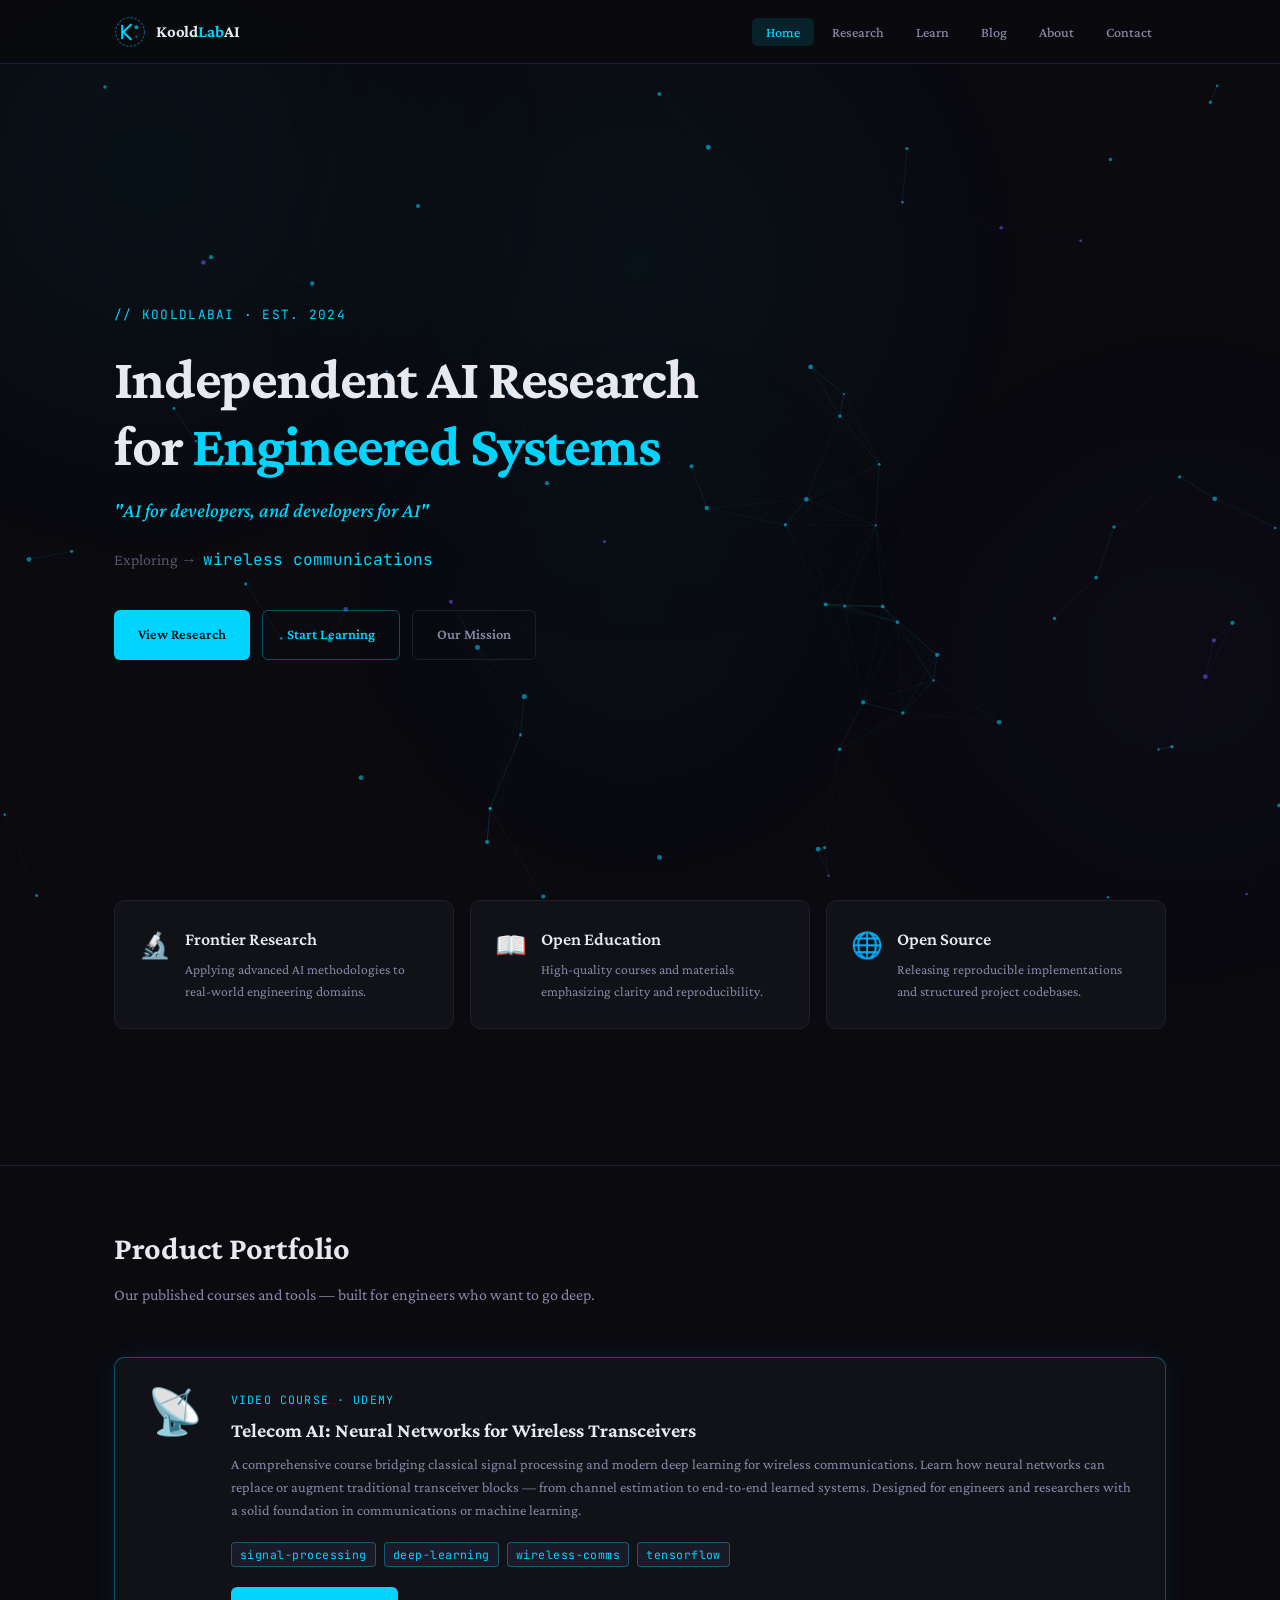
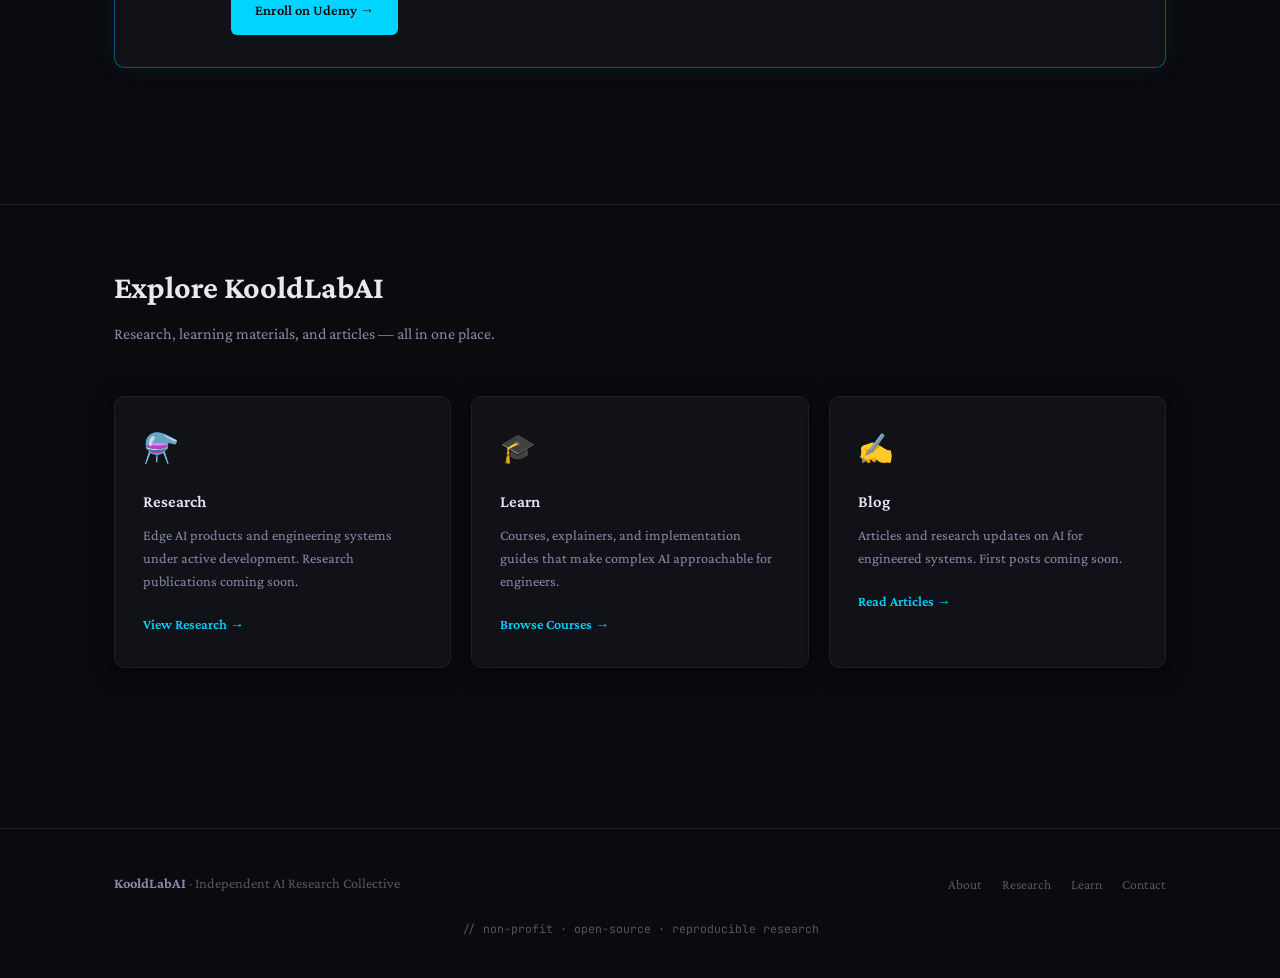
<file: index.html>
<!DOCTYPE html>
<html lang="en">
<head>
  <meta charset="UTF-8" />
  <meta name="viewport" content="width=device-width, initial-scale=1.0" />
  <title>KooldLabAI — AI for developers, and developers for AI</title>
  <meta name="description" content="KooldLabAI is an independent, non-profit AI research collective translating frontier AI research into reproducible engineering systems and educational artifacts." />
  <link rel="stylesheet" href="style.css" />
  <link rel="icon" href="assets/logo.svg" type="image/svg+xml" />
</head>
<body>

  <!-- Navigation -->
  <nav class="nav" role="navigation" aria-label="Main navigation">
    <div class="nav-inner">
      <a href="index.html" class="nav-logo" aria-label="KooldLabAI home">
        <img src="assets/logo.svg" alt="KooldLabAI logo" />
        <span class="nav-logo-text">Koold<span>Lab</span>AI</span>
      </a>
      <ul class="nav-links">
        <li><a href="index.html">Home</a></li>
        <li><a href="research.html">Research</a></li>
        <li><a href="learn.html">Learn</a></li>
        <li><a href="blog.html">Blog</a></li>
        <li><a href="about.html">About</a></li>
        <li><a href="contact.html">Contact</a></li>
      </ul>
      <button class="nav-hamburger" id="nav-hamburger" aria-label="Toggle menu" aria-expanded="false">
        <span></span><span></span><span></span>
      </button>
    </div>
  </nav>

  <!-- Mobile menu -->
  <div class="nav-mobile" id="nav-mobile" role="menu">
    <a href="index.html">Home</a>
    <a href="research.html">Research</a>
    <a href="learn.html">Learn</a>
    <a href="blog.html">Blog</a>
    <a href="about.html">About</a>
    <a href="contact.html">Contact</a>
  </div>

  <main class="page-content">

    <!-- ===== HERO ===== -->
    <section class="hero">
      <div class="container">
        <div class="hero-content">
          <p class="hero-eyebrow">// KooldLabAI · Est. 2024</p>
          <h1 class="hero-title">
            Independent AI Research<br />
            for <span class="accent">Engineered Systems</span>
          </h1>
          <p class="hero-tagline">"AI for developers, and developers for AI"</p>
          <p class="hero-domain-line">
            <span class="hero-domain-label">Exploring →&nbsp;</span>
            <span id="hero-domain">wireless communications</span>
          </p>
          <div class="hero-actions">
            <a href="research.html" class="btn btn-primary">View Research</a>
            <a href="learn.html" class="btn btn-outline">Start Learning</a>
            <a href="about.html" class="btn btn-ghost">Our Mission</a>
          </div>
        </div>
      </div>
    </section>

    <!-- ===== ABOUT SNAPSHOT ===== -->
    <section class="section" style="padding-top: 0;">
      <div class="container">
        <div style="display: flex; gap: 16px; flex-wrap: wrap;">
          <div style="flex:1; min-width: 220px; background: var(--bg-card); border: 1px solid var(--border); border-radius: var(--radius); padding: 24px; display: flex; gap: 14px; align-items: flex-start;">
            <span style="font-size:1.6rem; flex-shrink:0;">🔬</span>
            <div>
              <div style="font-weight:600; color:var(--text-primary); margin-bottom:4px;">Frontier Research</div>
              <div style="font-size:0.85rem; color:var(--text-secondary);">Applying advanced AI methodologies to real-world engineering domains.</div>
            </div>
          </div>
          <div style="flex:1; min-width: 220px; background: var(--bg-card); border: 1px solid var(--border); border-radius: var(--radius); padding: 24px; display: flex; gap: 14px; align-items: flex-start;">
            <span style="font-size:1.6rem; flex-shrink:0;">📖</span>
            <div>
              <div style="font-weight:600; color:var(--text-primary); margin-bottom:4px;">Open Education</div>
              <div style="font-size:0.85rem; color:var(--text-secondary);">High-quality courses and materials emphasizing clarity and reproducibility.</div>
            </div>
          </div>
          <div style="flex:1; min-width: 220px; background: var(--bg-card); border: 1px solid var(--border); border-radius: var(--radius); padding: 24px; display: flex; gap: 14px; align-items: flex-start;">
            <span style="font-size:1.6rem; flex-shrink:0;">🌐</span>
            <div>
              <div style="font-weight:600; color:var(--text-primary); margin-bottom:4px;">Open Source</div>
              <div style="font-size:0.85rem; color:var(--text-secondary);">Releasing reproducible implementations and structured project codebases.</div>
            </div>
          </div>
        </div>
      </div>
    </section>

    <hr class="divider" />

    <!-- ===== PRODUCT PORTFOLIO ===== -->
    <section class="section" style="padding-top: 0;">
      <div class="container">
        <p class="section-title fade-in">Product Portfolio</p>
        <p class="section-subtitle fade-in">Our published courses and tools — built for engineers who want to go deep.</p>

        <div class="product-card fade-in">
          <div class="product-card-icon">📡</div>
          <div class="product-card-body">
            <p class="product-card-label">Video Course · Udemy</p>
            <h2 class="product-card-title">Telecom AI: Neural Networks for Wireless Transceivers</h2>
            <p class="product-card-desc">
              A comprehensive course bridging classical signal processing and modern deep learning for wireless communications.
              Learn how neural networks can replace or augment traditional transceiver blocks — from channel estimation to end-to-end learned systems.
              Designed for engineers and researchers with a solid foundation in communications or machine learning.
            </p>
            <div class="product-card-meta">
              <span class="tag">signal-processing</span>
              <span class="tag">deep-learning</span>
              <span class="tag">wireless-comms</span>
              <span class="tag">tensorflow</span>
            </div>
            <a
              href="https://www.udemy.com/course/telecom-ai-neural-networks-for-wireless-transceivers/?couponCode=F395923BE0BE8FC7989B"
              target="_blank"
              rel="noopener noreferrer"
              class="btn btn-primary"
            >
              Enroll on Udemy →
            </a>
          </div>
        </div>
      </div>
    </section>

    <hr class="divider" />

    <!-- ===== EXPLORE SECTIONS ===== -->
    <section class="section" style="padding-top: 0;">
      <div class="container">
        <p class="section-title fade-in">Explore KooldLabAI</p>
        <p class="section-subtitle fade-in">Research, learning materials, and articles — all in one place.</p>

        <div class="grid-3">
          <a href="research.html" class="card fade-in" style="text-decoration:none;">
            <div class="card-icon">⚗️</div>
            <h3 class="card-title">Research</h3>
            <p class="card-desc">Edge AI products and engineering systems under active development. Research publications coming soon.</p>
            <span class="card-link">View Research</span>
          </a>

          <a href="learn.html" class="card fade-in" style="text-decoration:none;">
            <div class="card-icon">🎓</div>
            <h3 class="card-title">Learn</h3>
            <p class="card-desc">Courses, explainers, and implementation guides that make complex AI approachable for engineers.</p>
            <span class="card-link">Browse Courses</span>
          </a>

          <a href="blog.html" class="card fade-in" style="text-decoration:none;">
            <div class="card-icon">✍️</div>
            <h3 class="card-title">Blog</h3>
            <p class="card-desc">Articles and research updates on AI for engineered systems. First posts coming soon.</p>
            <span class="card-link">Read Articles</span>
          </a>
        </div>
      </div>
    </section>

  </main>

  <!-- Footer -->
  <footer class="footer">
    <div class="container">
      <div class="footer-inner">
        <div class="footer-brand">
          <strong>KooldLabAI</strong> · Independent AI Research Collective
        </div>
        <ul class="footer-links">
          <li><a href="about.html">About</a></li>
          <li><a href="research.html">Research</a></li>
          <li><a href="learn.html">Learn</a></li>
          <li><a href="contact.html">Contact</a></li>
        </ul>
      </div>
      <p class="footer-note">// non-profit · open-source · reproducible research</p>
    </div>
  </footer>

  <script src="animations.js"></script>
  <script src="nav.js"></script>
</body>
</html>
</file>
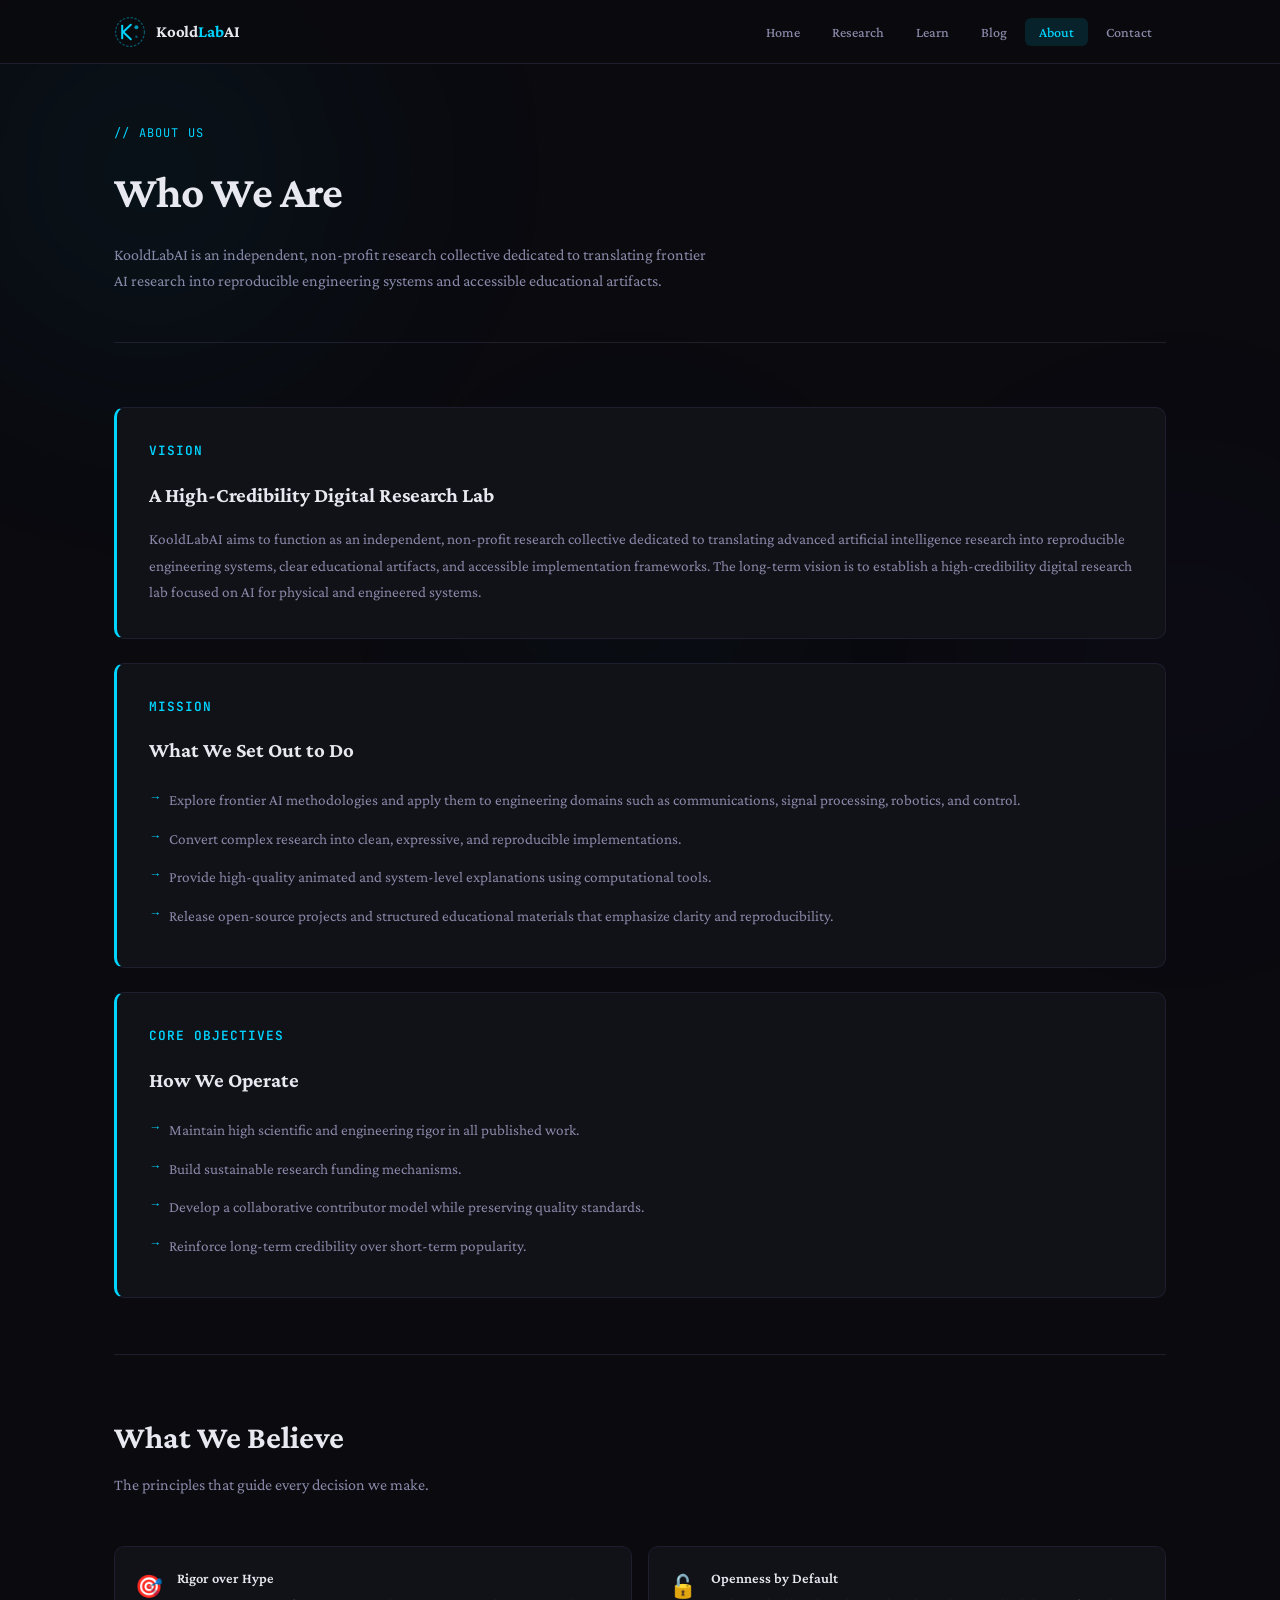
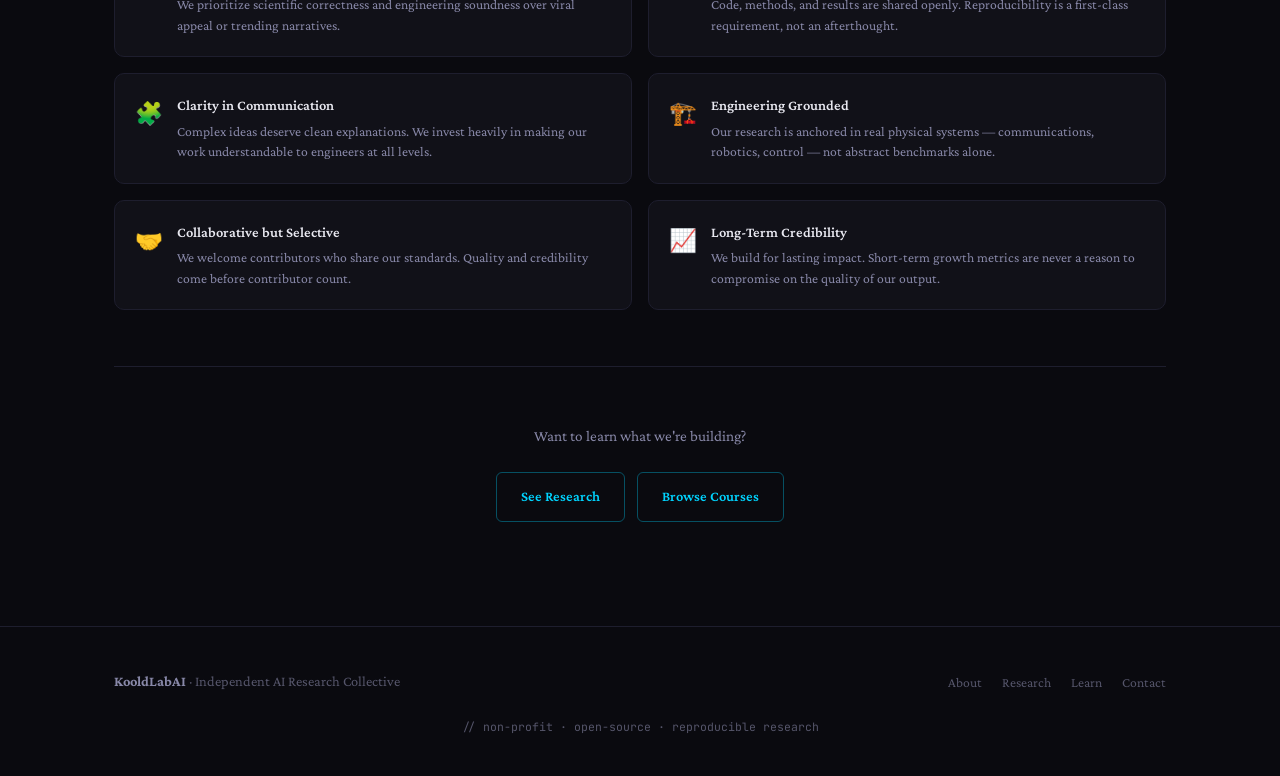
<file: about.html>
<!DOCTYPE html>
<html lang="en">
<head>
  <meta charset="UTF-8" />
  <meta name="viewport" content="width=device-width, initial-scale=1.0" />
  <title>About — KooldLabAI</title>
  <meta name="description" content="KooldLabAI vision, mission, and core objectives. An independent non-profit AI research collective." />
  <link rel="stylesheet" href="style.css" />
  <link rel="icon" href="assets/logo.svg" type="image/svg+xml" />
</head>
<body>

  <!-- Navigation -->
  <nav class="nav" role="navigation" aria-label="Main navigation">
    <div class="nav-inner">
      <a href="index.html" class="nav-logo" aria-label="KooldLabAI home">
        <img src="assets/logo.svg" alt="KooldLabAI logo" />
        <span class="nav-logo-text">Koold<span>Lab</span>AI</span>
      </a>
      <ul class="nav-links">
        <li><a href="index.html">Home</a></li>
        <li><a href="research.html">Research</a></li>
        <li><a href="learn.html">Learn</a></li>
        <li><a href="blog.html">Blog</a></li>
        <li><a href="about.html">About</a></li>
        <li><a href="contact.html">Contact</a></li>
      </ul>
      <button class="nav-hamburger" id="nav-hamburger" aria-label="Toggle menu" aria-expanded="false">
        <span></span><span></span><span></span>
      </button>
    </div>
  </nav>

  <div class="nav-mobile" id="nav-mobile" role="menu">
    <a href="index.html">Home</a>
    <a href="research.html">Research</a>
    <a href="learn.html">Learn</a>
    <a href="blog.html">Blog</a>
    <a href="about.html">About</a>
    <a href="contact.html">Contact</a>
  </div>

  <main class="page-content">
    <div class="container">

      <!-- Page header -->
      <div class="page-hero fade-in">
        <p class="page-hero-label">// about us</p>
        <h1 class="page-hero-title">Who We Are</h1>
        <p class="page-hero-desc">
          KooldLabAI is an independent, non-profit research collective dedicated to translating
          frontier AI research into reproducible engineering systems and accessible educational artifacts.
        </p>
      </div>

      <!-- Vision -->
      <div class="mission-block fade-in">
        <h3>Vision</h3>
        <h2>A High-Credibility Digital Research Lab</h2>
        <p>
          KooldLabAI aims to function as an independent, non-profit research collective dedicated to
          translating advanced artificial intelligence research into reproducible engineering systems,
          clear educational artifacts, and accessible implementation frameworks. The long-term vision
          is to establish a high-credibility digital research lab focused on AI for physical and
          engineered systems.
        </p>
      </div>

      <!-- Mission -->
      <div class="mission-block fade-in">
        <h3>Mission</h3>
        <h2>What We Set Out to Do</h2>
        <ul>
          <li>Explore frontier AI methodologies and apply them to engineering domains such as communications, signal processing, robotics, and control.</li>
          <li>Convert complex research into clean, expressive, and reproducible implementations.</li>
          <li>Provide high-quality animated and system-level explanations using computational tools.</li>
          <li>Release open-source projects and structured educational materials that emphasize clarity and reproducibility.</li>
        </ul>
      </div>

      <!-- Core Objectives -->
      <div class="mission-block fade-in">
        <h3>Core Objectives</h3>
        <h2>How We Operate</h2>
        <ul>
          <li>Maintain high scientific and engineering rigor in all published work.</li>
          <li>Build sustainable research funding mechanisms.</li>
          <li>Develop a collaborative contributor model while preserving quality standards.</li>
          <li>Reinforce long-term credibility over short-term popularity.</li>
        </ul>
      </div>

      <hr class="divider" />

      <!-- Values -->
      <div class="fade-in">
        <p class="section-title">What We Believe</p>
        <p class="section-subtitle">The principles that guide every decision we make.</p>

        <div class="values-grid">
          <div class="value-item">
            <span class="value-item-icon">🎯</span>
            <div>
              <div class="value-item-title">Rigor over Hype</div>
              <div class="value-item-desc">We prioritize scientific correctness and engineering soundness over viral appeal or trending narratives.</div>
            </div>
          </div>
          <div class="value-item">
            <span class="value-item-icon">🔓</span>
            <div>
              <div class="value-item-title">Openness by Default</div>
              <div class="value-item-desc">Code, methods, and results are shared openly. Reproducibility is a first-class requirement, not an afterthought.</div>
            </div>
          </div>
          <div class="value-item">
            <span class="value-item-icon">🧩</span>
            <div>
              <div class="value-item-title">Clarity in Communication</div>
              <div class="value-item-desc">Complex ideas deserve clean explanations. We invest heavily in making our work understandable to engineers at all levels.</div>
            </div>
          </div>
          <div class="value-item">
            <span class="value-item-icon">🏗️</span>
            <div>
              <div class="value-item-title">Engineering Grounded</div>
              <div class="value-item-desc">Our research is anchored in real physical systems — communications, robotics, control — not abstract benchmarks alone.</div>
            </div>
          </div>
          <div class="value-item">
            <span class="value-item-icon">🤝</span>
            <div>
              <div class="value-item-title">Collaborative but Selective</div>
              <div class="value-item-desc">We welcome contributors who share our standards. Quality and credibility come before contributor count.</div>
            </div>
          </div>
          <div class="value-item">
            <span class="value-item-icon">📈</span>
            <div>
              <div class="value-item-title">Long-Term Credibility</div>
              <div class="value-item-desc">We build for lasting impact. Short-term growth metrics are never a reason to compromise on the quality of our output.</div>
            </div>
          </div>
        </div>
      </div>

      <hr class="divider" />

      <!-- CTA -->
      <div class="fade-in" style="text-align:center; padding-bottom: 24px;">
        <p style="color: var(--text-secondary); margin-bottom: 24px; font-size: 0.95rem;">
          Want to learn what we're building?
        </p>
        <div style="display:flex; gap:12px; justify-content:center; flex-wrap:wrap;">
          <a href="research.html" class="btn btn-outline">See Research</a>
          <a href="learn.html" class="btn btn-outline">Browse Courses</a>
        </div>
      </div>

    </div>
  </main>

  <footer class="footer">
    <div class="container">
      <div class="footer-inner">
        <div class="footer-brand">
          <strong>KooldLabAI</strong> · Independent AI Research Collective
        </div>
        <ul class="footer-links">
          <li><a href="about.html">About</a></li>
          <li><a href="research.html">Research</a></li>
          <li><a href="learn.html">Learn</a></li>
          <li><a href="contact.html">Contact</a></li>
        </ul>
      </div>
      <p class="footer-note">// non-profit · open-source · reproducible research</p>
    </div>
  </footer>

  <script src="animations.js"></script>
  <script src="nav.js"></script>
</body>
</html>
</file>
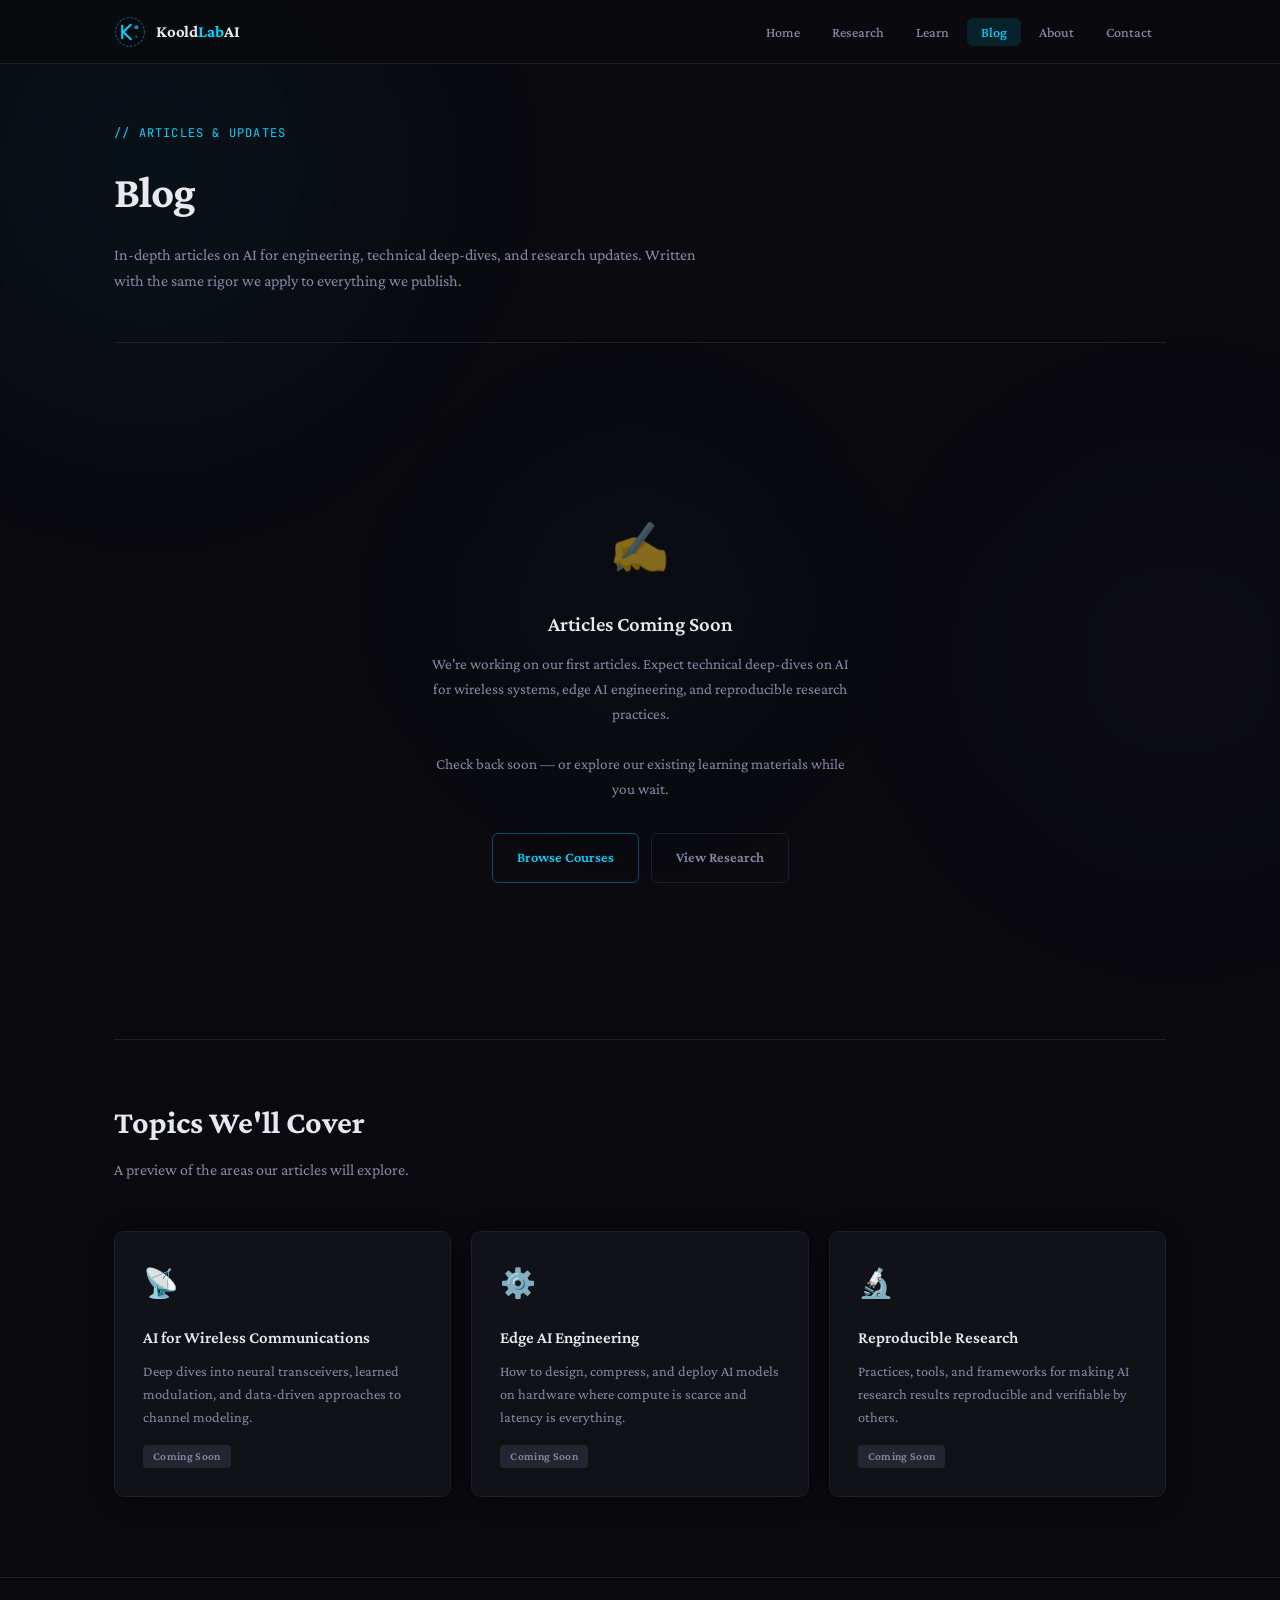
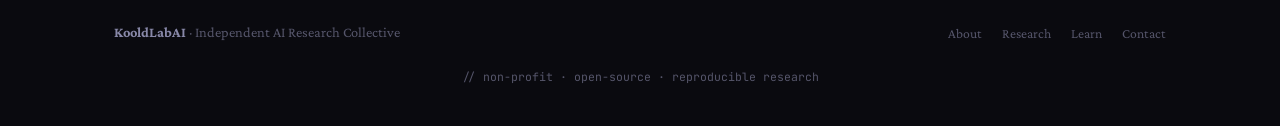
<file: blog.html>
<!DOCTYPE html>
<html lang="en">
<head>
  <meta charset="UTF-8" />
  <meta name="viewport" content="width=device-width, initial-scale=1.0" />
  <title>Blog — KooldLabAI</title>
  <meta name="description" content="Articles and research updates from KooldLabAI on AI for engineered systems." />
  <link rel="stylesheet" href="style.css" />
  <link rel="icon" href="assets/logo.svg" type="image/svg+xml" />
</head>
<body>

  <!-- Navigation -->
  <nav class="nav" role="navigation" aria-label="Main navigation">
    <div class="nav-inner">
      <a href="index.html" class="nav-logo" aria-label="KooldLabAI home">
        <img src="assets/logo.svg" alt="KooldLabAI logo" />
        <span class="nav-logo-text">Koold<span>Lab</span>AI</span>
      </a>
      <ul class="nav-links">
        <li><a href="index.html">Home</a></li>
        <li><a href="research.html">Research</a></li>
        <li><a href="learn.html">Learn</a></li>
        <li><a href="blog.html">Blog</a></li>
        <li><a href="about.html">About</a></li>
        <li><a href="contact.html">Contact</a></li>
      </ul>
      <button class="nav-hamburger" id="nav-hamburger" aria-label="Toggle menu" aria-expanded="false">
        <span></span><span></span><span></span>
      </button>
    </div>
  </nav>

  <div class="nav-mobile" id="nav-mobile" role="menu">
    <a href="index.html">Home</a>
    <a href="research.html">Research</a>
    <a href="learn.html">Learn</a>
    <a href="blog.html">Blog</a>
    <a href="about.html">About</a>
    <a href="contact.html">Contact</a>
  </div>

  <main class="page-content">
    <div class="container">

      <!-- Page header -->
      <div class="page-hero fade-in">
        <p class="page-hero-label">// articles &amp; updates</p>
        <h1 class="page-hero-title">Blog</h1>
        <p class="page-hero-desc">
          In-depth articles on AI for engineering, technical deep-dives, and research updates.
          Written with the same rigor we apply to everything we publish.
        </p>
      </div>

      <!-- Empty state -->
      <div class="empty-state fade-in" style="padding: 100px 24px;">
        <div class="empty-state-icon">✍️</div>
        <h2 class="empty-state-title">Articles Coming Soon</h2>
        <p class="empty-state-desc">
          We're working on our first articles. Expect technical deep-dives on AI for wireless systems,
          edge AI engineering, and reproducible research practices.
          <br /><br />
          Check back soon — or explore our existing learning materials while you wait.
        </p>
        <div style="display:flex; gap:12px; justify-content:center; flex-wrap:wrap; margin-top:32px;">
          <a href="learn.html" class="btn btn-outline">Browse Courses</a>
          <a href="research.html" class="btn btn-ghost">View Research</a>
        </div>
      </div>

      <!-- Topics preview -->
      <hr class="divider" />

      <div class="fade-in">
        <p class="section-title">Topics We'll Cover</p>
        <p class="section-subtitle">A preview of the areas our articles will explore.</p>

        <div class="grid-3">
          <div class="card" style="cursor:default;">
            <div class="card-icon">📡</div>
            <h3 class="card-title">AI for Wireless Communications</h3>
            <p class="card-desc">Deep dives into neural transceivers, learned modulation, and data-driven approaches to channel modeling.</p>
            <div style="display:flex; gap:6px; flex-wrap:wrap; margin-top:8px;">
              <span class="badge badge-coming">Coming Soon</span>
            </div>
          </div>

          <div class="card" style="cursor:default;">
            <div class="card-icon">⚙️</div>
            <h3 class="card-title">Edge AI Engineering</h3>
            <p class="card-desc">How to design, compress, and deploy AI models on hardware where compute is scarce and latency is everything.</p>
            <div style="display:flex; gap:6px; flex-wrap:wrap; margin-top:8px;">
              <span class="badge badge-coming">Coming Soon</span>
            </div>
          </div>

          <div class="card" style="cursor:default;">
            <div class="card-icon">🔬</div>
            <h3 class="card-title">Reproducible Research</h3>
            <p class="card-desc">Practices, tools, and frameworks for making AI research results reproducible and verifiable by others.</p>
            <div style="display:flex; gap:6px; flex-wrap:wrap; margin-top:8px;">
              <span class="badge badge-coming">Coming Soon</span>
            </div>
          </div>
        </div>
      </div>

    </div>
  </main>

  <footer class="footer">
    <div class="container">
      <div class="footer-inner">
        <div class="footer-brand">
          <strong>KooldLabAI</strong> · Independent AI Research Collective
        </div>
        <ul class="footer-links">
          <li><a href="about.html">About</a></li>
          <li><a href="research.html">Research</a></li>
          <li><a href="learn.html">Learn</a></li>
          <li><a href="contact.html">Contact</a></li>
        </ul>
      </div>
      <p class="footer-note">// non-profit · open-source · reproducible research</p>
    </div>
  </footer>

  <script src="animations.js"></script>
  <script src="nav.js"></script>
</body>
</html>
</file>
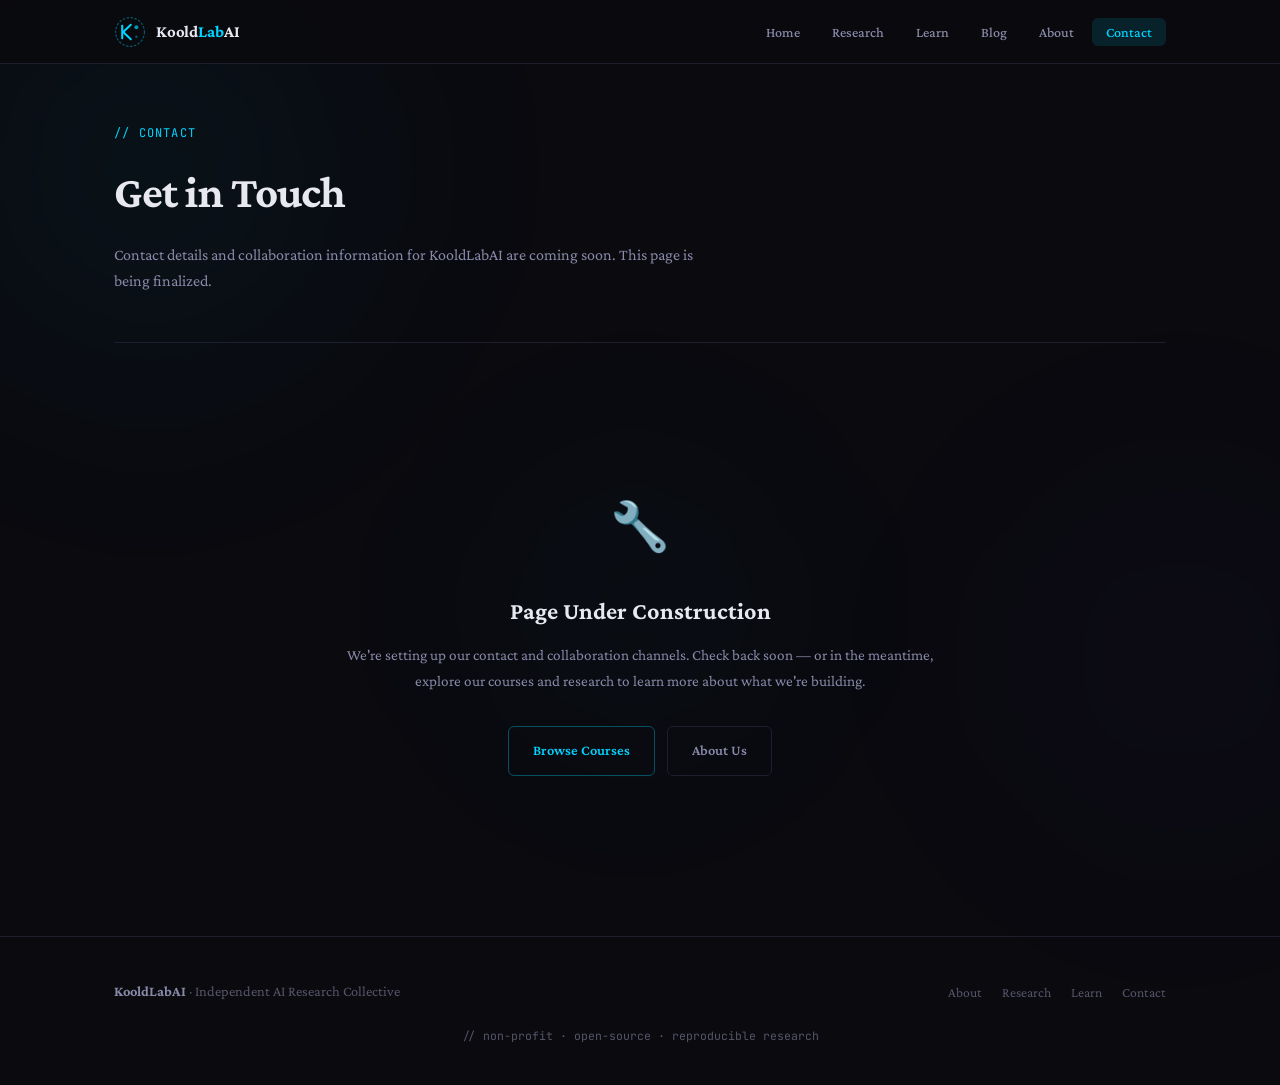
<file: contact.html>
<!DOCTYPE html>
<html lang="en">
<head>
  <meta charset="UTF-8" />
  <meta name="viewport" content="width=device-width, initial-scale=1.0" />
  <title>Contact — KooldLabAI</title>
  <meta name="description" content="Get in touch with KooldLabAI." />
  <link rel="stylesheet" href="style.css" />
  <link rel="icon" href="assets/logo.svg" type="image/svg+xml" />
</head>
<body>

  <!-- Navigation -->
  <nav class="nav" role="navigation" aria-label="Main navigation">
    <div class="nav-inner">
      <a href="index.html" class="nav-logo" aria-label="KooldLabAI home">
        <img src="assets/logo.svg" alt="KooldLabAI logo" />
        <span class="nav-logo-text">Koold<span>Lab</span>AI</span>
      </a>
      <ul class="nav-links">
        <li><a href="index.html">Home</a></li>
        <li><a href="research.html">Research</a></li>
        <li><a href="learn.html">Learn</a></li>
        <li><a href="blog.html">Blog</a></li>
        <li><a href="about.html">About</a></li>
        <li><a href="contact.html">Contact</a></li>
      </ul>
      <button class="nav-hamburger" id="nav-hamburger" aria-label="Toggle menu" aria-expanded="false">
        <span></span><span></span><span></span>
      </button>
    </div>
  </nav>

  <div class="nav-mobile" id="nav-mobile" role="menu">
    <a href="index.html">Home</a>
    <a href="research.html">Research</a>
    <a href="learn.html">Learn</a>
    <a href="blog.html">Blog</a>
    <a href="about.html">About</a>
    <a href="contact.html">Contact</a>
  </div>

  <main class="page-content">
    <div class="container">

      <!-- Page header -->
      <div class="page-hero fade-in">
        <p class="page-hero-label">// contact</p>
        <h1 class="page-hero-title">Get in Touch</h1>
        <p class="page-hero-desc">
          Contact details and collaboration information for KooldLabAI are coming soon.
          This page is being finalized.
        </p>
      </div>

      <!-- Placeholder -->
      <div class="contact-placeholder fade-in">
        <div class="contact-placeholder-icon">🔧</div>
        <h2>Page Under Construction</h2>
        <p>
          We're setting up our contact and collaboration channels. Check back soon — or in the meantime,
          explore our courses and research to learn more about what we're building.
        </p>
        <div style="display:flex; gap:12px; justify-content:center; flex-wrap:wrap; margin-top:32px;">
          <a href="learn.html" class="btn btn-outline">Browse Courses</a>
          <a href="about.html" class="btn btn-ghost">About Us</a>
        </div>
      </div>

    </div>
  </main>

  <footer class="footer">
    <div class="container">
      <div class="footer-inner">
        <div class="footer-brand">
          <strong>KooldLabAI</strong> · Independent AI Research Collective
        </div>
        <ul class="footer-links">
          <li><a href="about.html">About</a></li>
          <li><a href="research.html">Research</a></li>
          <li><a href="learn.html">Learn</a></li>
          <li><a href="contact.html">Contact</a></li>
        </ul>
      </div>
      <p class="footer-note">// non-profit · open-source · reproducible research</p>
    </div>
  </footer>

  <script src="animations.js"></script>
  <script src="nav.js"></script>
</body>
</html>
</file>
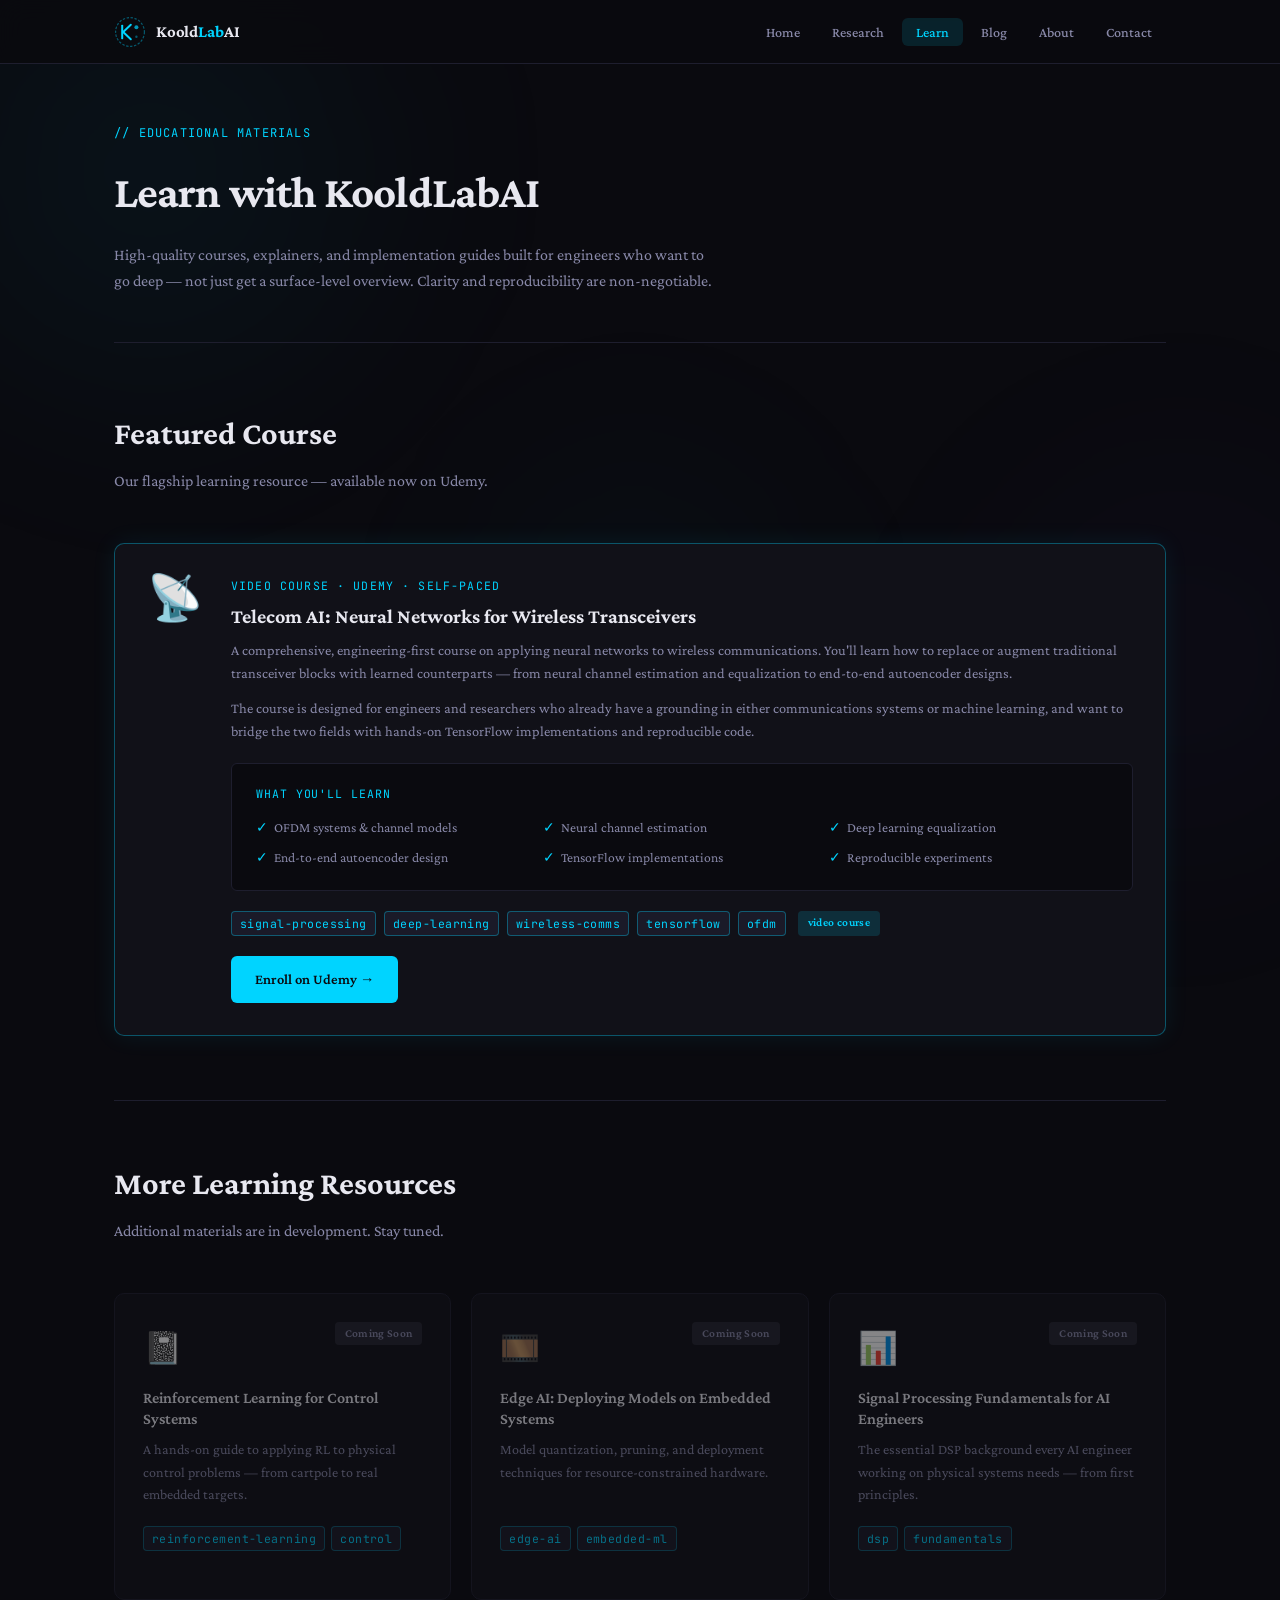
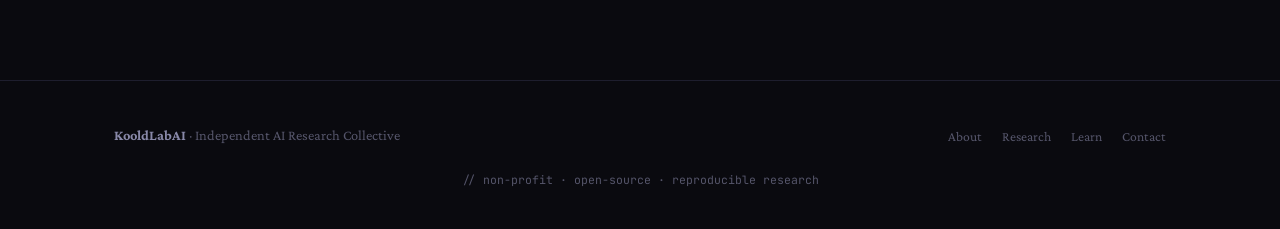
<file: learn.html>
<!DOCTYPE html>
<html lang="en">
<head>
  <meta charset="UTF-8" />
  <meta name="viewport" content="width=device-width, initial-scale=1.0" />
  <title>Learn — KooldLabAI</title>
  <meta name="description" content="Courses and educational materials from KooldLabAI. Start with Telecom AI: Neural Networks for Wireless Transceivers." />
  <link rel="stylesheet" href="style.css" />
  <link rel="icon" href="assets/logo.svg" type="image/svg+xml" />
</head>
<body>

  <!-- Navigation -->
  <nav class="nav" role="navigation" aria-label="Main navigation">
    <div class="nav-inner">
      <a href="index.html" class="nav-logo" aria-label="KooldLabAI home">
        <img src="assets/logo.svg" alt="KooldLabAI logo" />
        <span class="nav-logo-text">Koold<span>Lab</span>AI</span>
      </a>
      <ul class="nav-links">
        <li><a href="index.html">Home</a></li>
        <li><a href="research.html">Research</a></li>
        <li><a href="learn.html">Learn</a></li>
        <li><a href="blog.html">Blog</a></li>
        <li><a href="about.html">About</a></li>
        <li><a href="contact.html">Contact</a></li>
      </ul>
      <button class="nav-hamburger" id="nav-hamburger" aria-label="Toggle menu" aria-expanded="false">
        <span></span><span></span><span></span>
      </button>
    </div>
  </nav>

  <div class="nav-mobile" id="nav-mobile" role="menu">
    <a href="index.html">Home</a>
    <a href="research.html">Research</a>
    <a href="learn.html">Learn</a>
    <a href="blog.html">Blog</a>
    <a href="about.html">About</a>
    <a href="contact.html">Contact</a>
  </div>

  <main class="page-content">
    <div class="container">

      <!-- Page header -->
      <div class="page-hero fade-in">
        <p class="page-hero-label">// educational materials</p>
        <h1 class="page-hero-title">Learn with KooldLabAI</h1>
        <p class="page-hero-desc">
          High-quality courses, explainers, and implementation guides built for engineers who want to go deep —
          not just get a surface-level overview. Clarity and reproducibility are non-negotiable.
        </p>
      </div>

      <!-- Featured Course -->
      <div class="fade-in" style="margin-bottom: 16px;">
        <p class="section-title">Featured Course</p>
        <p class="section-subtitle">Our flagship learning resource — available now on Udemy.</p>
      </div>

      <div class="product-card fade-in" style="margin-bottom: 64px;">
        <div class="product-card-icon">📡</div>
        <div class="product-card-body">
          <p class="product-card-label">Video Course · Udemy · Self-paced</p>
          <h2 class="product-card-title">Telecom AI: Neural Networks for Wireless Transceivers</h2>
          <p class="product-card-desc">
            A comprehensive, engineering-first course on applying neural networks to wireless communications.
            You'll learn how to replace or augment traditional transceiver blocks with learned counterparts —
            from neural channel estimation and equalization to end-to-end autoencoder designs.
          </p>
          <p class="product-card-desc" style="margin-top: -8px;">
            The course is designed for engineers and researchers who already have a grounding in either
            communications systems or machine learning, and want to bridge the two fields with hands-on
            TensorFlow implementations and reproducible code.
          </p>

          <!-- What you'll learn -->
          <div style="
            background: var(--bg-base);
            border: 1px solid var(--border);
            border-radius: var(--radius-sm);
            padding: 20px 24px;
            margin-bottom: 20px;
          ">
            <p style="
              font-family: 'JetBrains Mono', monospace;
              font-size: 0.72rem;
              color: var(--accent);
              text-transform: uppercase;
              letter-spacing: 0.08em;
              margin-bottom: 14px;
            ">What you'll learn</p>
            <ul style="list-style:none; padding:0; display:grid; grid-template-columns: repeat(auto-fill, minmax(220px, 1fr)); gap: 8px;">
              <li style="font-size:0.85rem; color:var(--text-secondary); padding-left:18px; position:relative;">
                <span style="position:absolute;left:0;color:var(--accent);">✓</span> OFDM systems & channel models
              </li>
              <li style="font-size:0.85rem; color:var(--text-secondary); padding-left:18px; position:relative;">
                <span style="position:absolute;left:0;color:var(--accent);">✓</span> Neural channel estimation
              </li>
              <li style="font-size:0.85rem; color:var(--text-secondary); padding-left:18px; position:relative;">
                <span style="position:absolute;left:0;color:var(--accent);">✓</span> Deep learning equalization
              </li>
              <li style="font-size:0.85rem; color:var(--text-secondary); padding-left:18px; position:relative;">
                <span style="position:absolute;left:0;color:var(--accent);">✓</span> End-to-end autoencoder design
              </li>
              <li style="font-size:0.85rem; color:var(--text-secondary); padding-left:18px; position:relative;">
                <span style="position:absolute;left:0;color:var(--accent);">✓</span> TensorFlow implementations
              </li>
              <li style="font-size:0.85rem; color:var(--text-secondary); padding-left:18px; position:relative;">
                <span style="position:absolute;left:0;color:var(--accent);">✓</span> Reproducible experiments
              </li>
            </ul>
          </div>

          <div class="product-card-meta">
            <span class="tag">signal-processing</span>
            <span class="tag">deep-learning</span>
            <span class="tag">wireless-comms</span>
            <span class="tag">tensorflow</span>
            <span class="tag">ofdm</span>
            <span class="badge badge-video" style="margin-left:4px;">video course</span>
          </div>

          <a
            href="https://www.udemy.com/course/telecom-ai-neural-networks-for-wireless-transceivers/?couponCode=F395923BE0BE8FC7989B"
            target="_blank"
            rel="noopener noreferrer"
            class="btn btn-primary"
          >
            Enroll on Udemy →
          </a>
        </div>
      </div>

      <hr class="divider" />

      <!-- More materials grid -->
      <div class="fade-in">
        <p class="section-title">More Learning Resources</p>
        <p class="section-subtitle">Additional materials are in development. Stay tuned.</p>

        <div class="grid-3">

          <!-- Coming soon cards -->
          <div class="learn-card coming-soon">
            <div class="learn-card-header">
              <div class="learn-card-icon">📓</div>
              <span class="badge badge-coming">Coming Soon</span>
            </div>
            <h3 class="learn-card-title">Reinforcement Learning for Control Systems</h3>
            <p class="learn-card-desc">
              A hands-on guide to applying RL to physical control problems — from cartpole to real embedded targets.
            </p>
            <div class="learn-card-meta">
              <span class="tag">reinforcement-learning</span>
              <span class="tag">control</span>
            </div>
          </div>

          <div class="learn-card coming-soon">
            <div class="learn-card-header">
              <div class="learn-card-icon">🎞️</div>
              <span class="badge badge-coming">Coming Soon</span>
            </div>
            <h3 class="learn-card-title">Edge AI: Deploying Models on Embedded Systems</h3>
            <p class="learn-card-desc">
              Model quantization, pruning, and deployment techniques for resource-constrained hardware.
            </p>
            <div class="learn-card-meta">
              <span class="tag">edge-ai</span>
              <span class="tag">embedded-ml</span>
            </div>
          </div>

          <div class="learn-card coming-soon">
            <div class="learn-card-header">
              <div class="learn-card-icon">📊</div>
              <span class="badge badge-coming">Coming Soon</span>
            </div>
            <h3 class="learn-card-title">Signal Processing Fundamentals for AI Engineers</h3>
            <p class="learn-card-desc">
              The essential DSP background every AI engineer working on physical systems needs — from first principles.
            </p>
            <div class="learn-card-meta">
              <span class="tag">dsp</span>
              <span class="tag">fundamentals</span>
            </div>
          </div>

        </div>
      </div>

    </div>
  </main>

  <footer class="footer">
    <div class="container">
      <div class="footer-inner">
        <div class="footer-brand">
          <strong>KooldLabAI</strong> · Independent AI Research Collective
        </div>
        <ul class="footer-links">
          <li><a href="about.html">About</a></li>
          <li><a href="research.html">Research</a></li>
          <li><a href="learn.html">Learn</a></li>
          <li><a href="contact.html">Contact</a></li>
        </ul>
      </div>
      <p class="footer-note">// non-profit · open-source · reproducible research</p>
    </div>
  </footer>

  <script src="animations.js"></script>
  <script src="nav.js"></script>
</body>
</html>
</file>
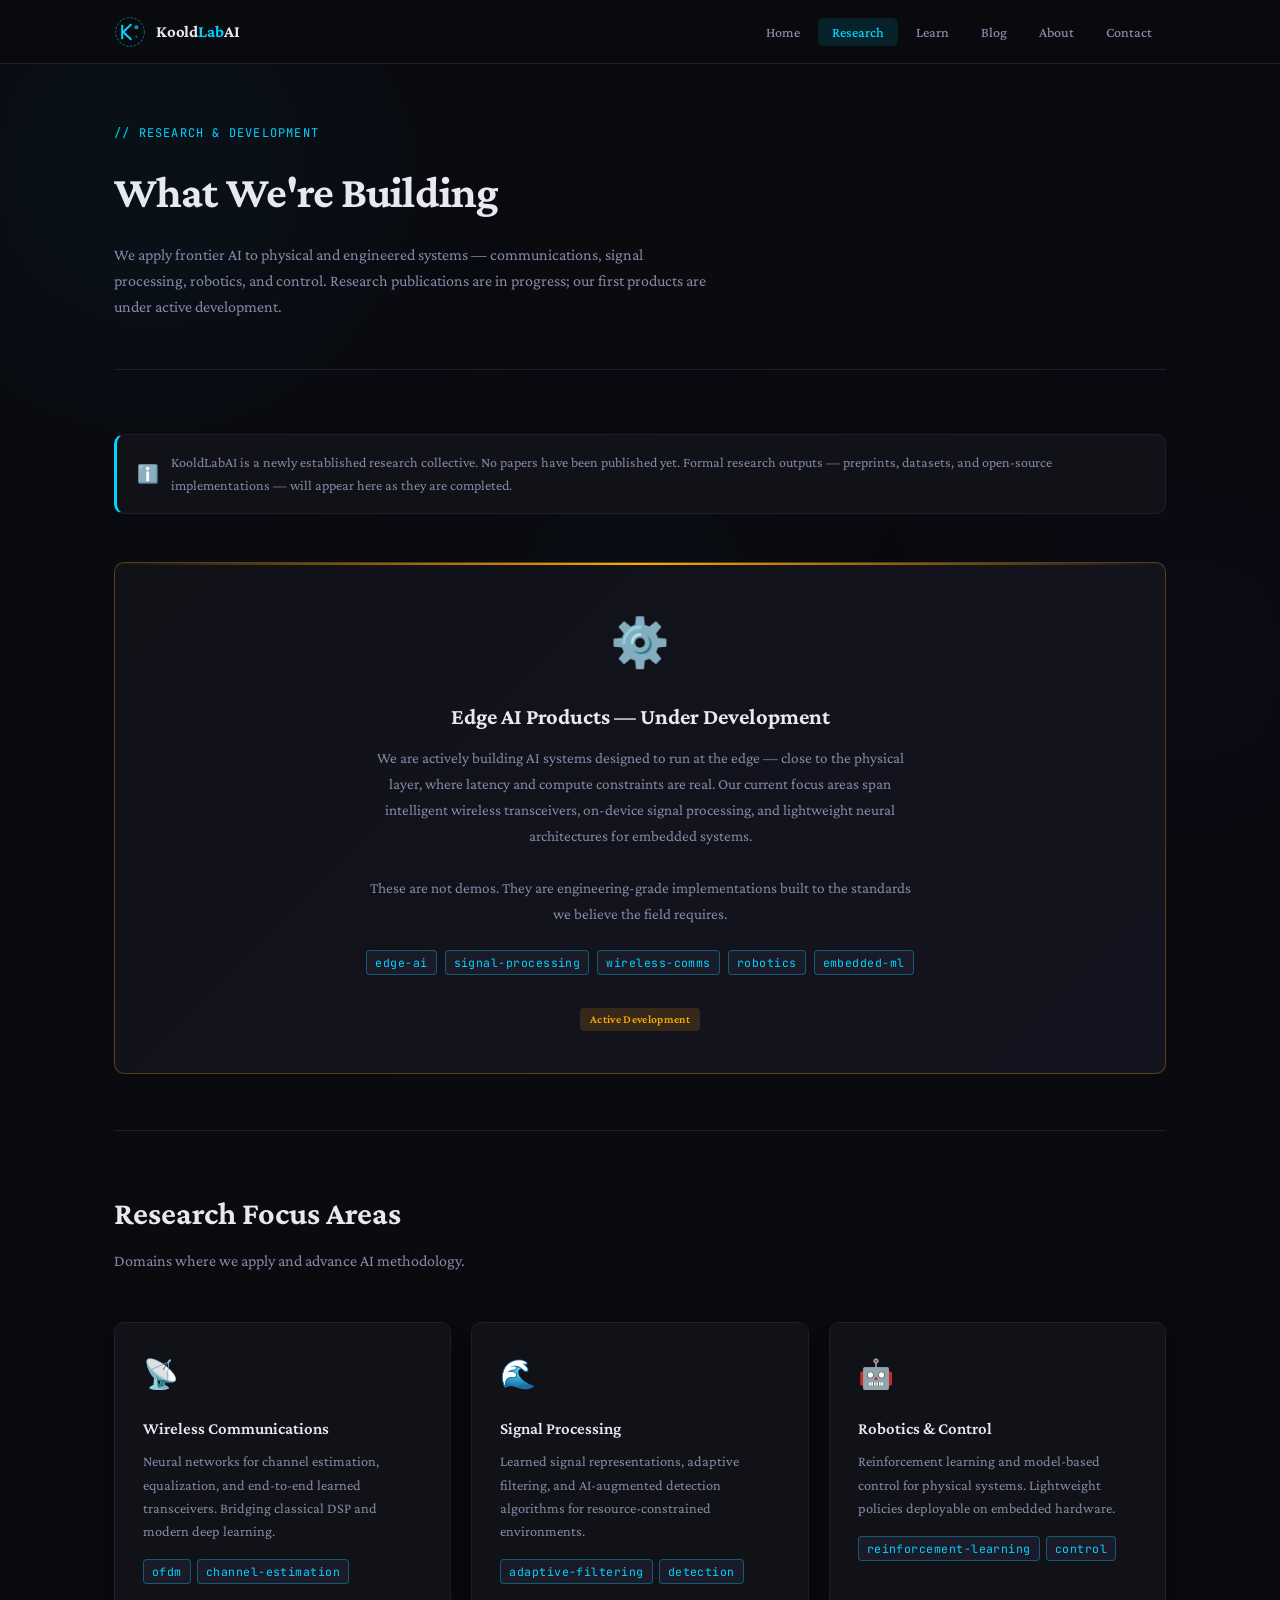
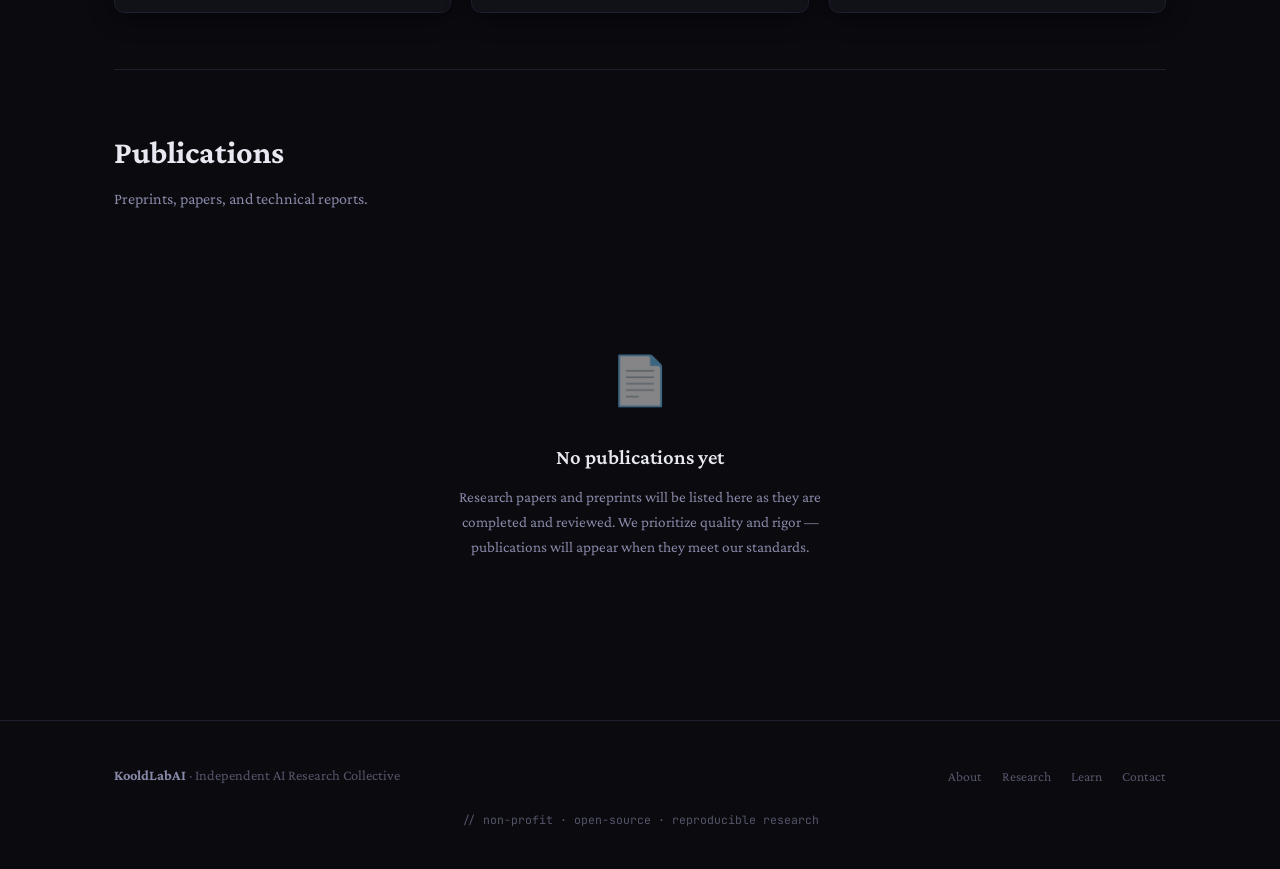
<file: research.html>
<!DOCTYPE html>
<html lang="en">
<head>
  <meta charset="UTF-8" />
  <meta name="viewport" content="width=device-width, initial-scale=1.0" />
  <title>Research — KooldLabAI</title>
  <meta name="description" content="KooldLabAI research — edge AI systems and engineering AI products under active development." />
  <link rel="stylesheet" href="style.css" />
  <link rel="icon" href="assets/logo.svg" type="image/svg+xml" />
</head>
<body>

  <!-- Navigation -->
  <nav class="nav" role="navigation" aria-label="Main navigation">
    <div class="nav-inner">
      <a href="index.html" class="nav-logo" aria-label="KooldLabAI home">
        <img src="assets/logo.svg" alt="KooldLabAI logo" />
        <span class="nav-logo-text">Koold<span>Lab</span>AI</span>
      </a>
      <ul class="nav-links">
        <li><a href="index.html">Home</a></li>
        <li><a href="research.html">Research</a></li>
        <li><a href="learn.html">Learn</a></li>
        <li><a href="blog.html">Blog</a></li>
        <li><a href="about.html">About</a></li>
        <li><a href="contact.html">Contact</a></li>
      </ul>
      <button class="nav-hamburger" id="nav-hamburger" aria-label="Toggle menu" aria-expanded="false">
        <span></span><span></span><span></span>
      </button>
    </div>
  </nav>

  <div class="nav-mobile" id="nav-mobile" role="menu">
    <a href="index.html">Home</a>
    <a href="research.html">Research</a>
    <a href="learn.html">Learn</a>
    <a href="blog.html">Blog</a>
    <a href="about.html">About</a>
    <a href="contact.html">Contact</a>
  </div>

  <main class="page-content">
    <div class="container">

      <!-- Page header -->
      <div class="page-hero fade-in">
        <p class="page-hero-label">// research &amp; development</p>
        <h1 class="page-hero-title">What We're Building</h1>
        <p class="page-hero-desc">
          We apply frontier AI to physical and engineered systems — communications, signal processing,
          robotics, and control. Research publications are in progress; our first products are under active development.
        </p>
      </div>

      <!-- Status notice -->
      <div class="fade-in" style="
        background: var(--bg-card);
        border: 1px solid var(--border);
        border-left: 3px solid var(--accent);
        border-radius: var(--radius);
        padding: 16px 20px;
        display: flex;
        align-items: center;
        gap: 12px;
        margin-bottom: 48px;
        font-size: 0.88rem;
        color: var(--text-secondary);
      ">
        <span style="font-size:1.1rem; flex-shrink:0;">ℹ️</span>
        <span>
          KooldLabAI is a newly established research collective. No papers have been published yet.
          Formal research outputs — preprints, datasets, and open-source implementations — will appear here as they are completed.
        </span>
      </div>

      <!-- Edge AI under development banner -->
      <div class="dev-banner fade-in">
        <div class="dev-banner-icon">⚙️</div>
        <h2 class="dev-banner-title">Edge AI Products — Under Development</h2>
        <p class="dev-banner-desc">
          We are actively building AI systems designed to run at the edge — close to the physical layer,
          where latency and compute constraints are real. Our current focus areas span intelligent wireless
          transceivers, on-device signal processing, and lightweight neural architectures for embedded systems.
          <br /><br />
          These are not demos. They are engineering-grade implementations built to the standards we believe the field requires.
        </p>
        <div class="dev-tags">
          <span class="tag">edge-ai</span>
          <span class="tag">signal-processing</span>
          <span class="tag">wireless-comms</span>
          <span class="tag">robotics</span>
          <span class="tag">embedded-ml</span>
        </div>
        <div style="margin-top: 28px;">
          <span class="badge badge-dev">Active Development</span>
        </div>
      </div>

      <hr class="divider" />

      <!-- Focus areas -->
      <div class="fade-in">
        <p class="section-title">Research Focus Areas</p>
        <p class="section-subtitle">Domains where we apply and advance AI methodology.</p>

        <div class="grid-3">
          <div class="card">
            <div class="card-icon">📡</div>
            <h3 class="card-title">Wireless Communications</h3>
            <p class="card-desc">
              Neural networks for channel estimation, equalization, and end-to-end learned transceivers.
              Bridging classical DSP and modern deep learning.
            </p>
            <div style="display:flex; gap:6px; flex-wrap:wrap; margin-top:8px;">
              <span class="tag">ofdm</span>
              <span class="tag">channel-estimation</span>
            </div>
          </div>

          <div class="card">
            <div class="card-icon">🌊</div>
            <h3 class="card-title">Signal Processing</h3>
            <p class="card-desc">
              Learned signal representations, adaptive filtering, and AI-augmented detection algorithms
              for resource-constrained environments.
            </p>
            <div style="display:flex; gap:6px; flex-wrap:wrap; margin-top:8px;">
              <span class="tag">adaptive-filtering</span>
              <span class="tag">detection</span>
            </div>
          </div>

          <div class="card">
            <div class="card-icon">🤖</div>
            <h3 class="card-title">Robotics &amp; Control</h3>
            <p class="card-desc">
              Reinforcement learning and model-based control for physical systems. Lightweight policies
              deployable on embedded hardware.
            </p>
            <div style="display:flex; gap:6px; flex-wrap:wrap; margin-top:8px;">
              <span class="tag">reinforcement-learning</span>
              <span class="tag">control</span>
            </div>
          </div>
        </div>
      </div>

      <hr class="divider" />

      <!-- Coming soon: publications -->
      <div class="fade-in">
        <p class="section-title">Publications</p>
        <p class="section-subtitle">Preprints, papers, and technical reports.</p>

        <div class="empty-state">
          <div class="empty-state-icon">📄</div>
          <h3 class="empty-state-title">No publications yet</h3>
          <p class="empty-state-desc">
            Research papers and preprints will be listed here as they are completed and reviewed.
            We prioritize quality and rigor — publications will appear when they meet our standards.
          </p>
        </div>
      </div>

    </div>
  </main>

  <footer class="footer">
    <div class="container">
      <div class="footer-inner">
        <div class="footer-brand">
          <strong>KooldLabAI</strong> · Independent AI Research Collective
        </div>
        <ul class="footer-links">
          <li><a href="about.html">About</a></li>
          <li><a href="research.html">Research</a></li>
          <li><a href="learn.html">Learn</a></li>
          <li><a href="contact.html">Contact</a></li>
        </ul>
      </div>
      <p class="footer-note">// non-profit · open-source · reproducible research</p>
    </div>
  </footer>

  <script src="animations.js"></script>
  <script src="nav.js"></script>
</body>
</html>
</file>
<file: style.css>
/* =========================================================
   KooldLabAI — Global Stylesheet
   Dark theme | Inter + JetBrains Mono | Cyan accent
   ========================================================= */

@import url('https://fonts.googleapis.com/css2?family=IM+Fell+English&family=Crimson+Pro:ital,wght@0,300;0,400;0,500;0,600;0,700;1,400&family=JetBrains+Mono:wght@400;500&display=swap');

/* ----- Reset & Base ----- */
*, *::before, *::after {
  box-sizing: border-box;
  margin: 0;
  padding: 0;
}

:root {
  --bg-base:       #0a0a0f;
  --bg-card:       #111118;
  --bg-card-hover: #16161f;
  --bg-nav:        rgba(10, 10, 15, 0.92);
  --border:        #1e1e2e;
  --accent:        #00d4ff;
  --accent-dim:    rgba(0, 212, 255, 0.12);
  --accent-mid:    rgba(0, 212, 255, 0.35);
  --text-primary:  #e8e8f0;
  --text-secondary:#8888a8;
  --text-muted:    #55556a;
  --tag-bg:        #1a1a28;
  --tag-text:      #00d4ff;
  --success:       #00ffaa;
  --warning:       #ffaa00;
  --nav-height:    64px;
  --radius:        10px;
  --radius-sm:     6px;
  --transition:    0.2s ease;
  --shadow-card:   0 4px 24px rgba(0,0,0,0.4);
  --shadow-glow:   0 0 24px rgba(0,212,255,0.08);
}

html {
  scroll-behavior: smooth;
}

body {
  background-color: var(--bg-base);
  color: var(--text-primary);
  font-family: 'Crimson Pro', 'Times New Roman', 'Georgia', serif;
  font-size: 18px;
  line-height: 1.65;
  min-height: 100vh;
  font-feature-settings: "kern" 1, "liga" 1, "onum" 0;
  -webkit-font-smoothing: antialiased;
}

a {
  color: var(--accent);
  text-decoration: none;
  transition: opacity var(--transition);
}
a:hover { opacity: 0.8; }

img { max-width: 100%; display: block; }

/* ----- Utility ----- */
.container {
  width: 100%;
  max-width: 1100px;
  margin: 0 auto;
  padding: 0 24px;
}

.section {
  padding: 80px 0;
}

.section-title {
  font-size: clamp(1.5rem, 3vw, 2rem);
  font-weight: 700;
  color: var(--text-primary);
  margin-bottom: 8px;
}

.section-subtitle {
  color: var(--text-secondary);
  font-size: 1rem;
  margin-bottom: 48px;
}

.accent { color: var(--accent); }

.tag {
  display: inline-block;
  font-family: 'JetBrains Mono', monospace;
  font-size: 0.72rem;
  color: var(--tag-text);
  background: var(--tag-bg);
  border: 1px solid var(--accent-mid);
  border-radius: 4px;
  padding: 2px 8px;
  letter-spacing: 0.04em;
}

.badge {
  display: inline-block;
  font-size: 0.72rem;
  font-weight: 600;
  border-radius: 4px;
  padding: 2px 10px;
  letter-spacing: 0.03em;
}
.badge-video   { background: rgba(0,212,255,0.15); color: #00d4ff; }
.badge-coming  { background: rgba(85,85,106,0.3);  color: #8888a8; }
.badge-dev     { background: rgba(255,170,0,0.15); color: #ffaa00; }

.btn {
  display: inline-flex;
  align-items: center;
  gap: 8px;
  padding: 12px 24px;
  border-radius: var(--radius-sm);
  font-size: 0.9rem;
  font-weight: 600;
  cursor: pointer;
  transition: all var(--transition);
  border: none;
  text-decoration: none;
}
.btn-primary {
  background: var(--accent);
  color: #0a0a0f;
}
.btn-primary:hover {
  background: #33ddff;
  opacity: 1;
  transform: translateY(-1px);
  box-shadow: 0 4px 16px rgba(0,212,255,0.3);
}
.btn-outline {
  background: transparent;
  color: var(--accent);
  border: 1px solid var(--accent-mid);
}
.btn-outline:hover {
  background: var(--accent-dim);
  opacity: 1;
  border-color: var(--accent);
}
.btn-ghost {
  background: transparent;
  color: var(--text-secondary);
  border: 1px solid var(--border);
}
.btn-ghost:hover {
  color: var(--text-primary);
  border-color: var(--text-muted);
  opacity: 1;
}

/* ----- Navigation ----- */
.nav {
  position: fixed;
  top: 0;
  left: 0;
  right: 0;
  height: var(--nav-height);
  background: var(--bg-nav);
  backdrop-filter: blur(12px);
  -webkit-backdrop-filter: blur(12px);
  border-bottom: 1px solid var(--border);
  z-index: 1000;
  display: flex;
  align-items: center;
}

.nav-inner {
  display: flex;
  align-items: center;
  justify-content: space-between;
  width: 100%;
  max-width: 1100px;
  margin: 0 auto;
  padding: 0 24px;
}

.nav-logo {
  display: flex;
  align-items: center;
  gap: 10px;
  text-decoration: none;
  color: var(--text-primary);
}
.nav-logo img {
  width: 32px;
  height: 32px;
}
.nav-logo-text {
  font-size: 1.05rem;
  font-weight: 700;
  letter-spacing: -0.01em;
}
.nav-logo-text span { color: var(--accent); }

.nav-links {
  display: flex;
  align-items: center;
  gap: 4px;
  list-style: none;
}
.nav-links a {
  color: var(--text-secondary);
  font-size: 0.88rem;
  font-weight: 500;
  padding: 6px 14px;
  border-radius: var(--radius-sm);
  transition: all var(--transition);
  text-decoration: none;
}
.nav-links a:hover,
.nav-links a.active {
  color: var(--text-primary);
  background: var(--accent-dim);
  opacity: 1;
}
.nav-links a.active {
  color: var(--accent);
}

.nav-hamburger {
  display: none;
  flex-direction: column;
  gap: 5px;
  cursor: pointer;
  background: none;
  border: none;
  padding: 4px;
}
.nav-hamburger span {
  display: block;
  width: 22px;
  height: 2px;
  background: var(--text-secondary);
  border-radius: 2px;
  transition: all 0.3s ease;
}
.nav-hamburger.open span:nth-child(1) { transform: translateY(7px) rotate(45deg); }
.nav-hamburger.open span:nth-child(2) { opacity: 0; }
.nav-hamburger.open span:nth-child(3) { transform: translateY(-7px) rotate(-45deg); }

.nav-mobile {
  display: none;
  position: fixed;
  top: var(--nav-height);
  left: 0;
  right: 0;
  background: var(--bg-nav);
  backdrop-filter: blur(12px);
  border-bottom: 1px solid var(--border);
  padding: 16px 24px 24px;
  z-index: 999;
  flex-direction: column;
  gap: 4px;
}
.nav-mobile.open { display: flex; }
.nav-mobile a {
  color: var(--text-secondary);
  font-size: 0.95rem;
  font-weight: 500;
  padding: 10px 14px;
  border-radius: var(--radius-sm);
  text-decoration: none;
  transition: all var(--transition);
}
.nav-mobile a:hover,
.nav-mobile a.active {
  color: var(--text-primary);
  background: var(--accent-dim);
  opacity: 1;
}
.nav-mobile a.active { color: var(--accent); }

/* ----- Page offset for fixed nav ----- */
.page-content {
  padding-top: var(--nav-height);
  position: relative;
  z-index: 1;
}

/* ----- Hero ----- */
.hero {
  min-height: calc(100vh - var(--nav-height));
  display: flex;
  align-items: center;
  position: relative;
  overflow: hidden;
  padding: 80px 0;
}
.hero::before {
  content: '';
  position: absolute;
  top: -200px;
  left: 50%;
  transform: translateX(-50%);
  width: 800px;
  height: 800px;
  background: radial-gradient(circle, rgba(0,212,255,0.04) 0%, transparent 70%);
  pointer-events: none;
}
.hero-content { position: relative; z-index: 1; max-width: 720px; }

.hero-eyebrow {
  font-family: 'JetBrains Mono', monospace;
  font-size: 0.8rem;
  color: var(--accent);
  letter-spacing: 0.1em;
  text-transform: uppercase;
  margin-bottom: 20px;
}

.hero-title {
  font-size: clamp(2.2rem, 5vw, 3.6rem);
  font-weight: 700;
  line-height: 1.15;
  letter-spacing: -0.02em;
  margin-bottom: 16px;
}

.hero-tagline {
  font-size: clamp(1rem, 2vw, 1.25rem);
  color: var(--accent);
  font-weight: 500;
  margin-bottom: 20px;
  font-style: italic;
}

.hero-domain-line {
  font-size: 1rem;
  color: var(--text-secondary);
  margin-bottom: 36px;
  min-height: 1.7em;
}
.hero-domain-label { color: var(--text-muted); }
#hero-domain {
  font-family: 'JetBrains Mono', monospace;
  color: var(--accent);
  display: inline-block;
}

.hero-actions {
  display: flex;
  gap: 12px;
  flex-wrap: wrap;
}

/* ----- Cards ----- */
.card {
  background: var(--bg-card);
  border: 1px solid var(--border);
  border-radius: var(--radius);
  padding: 28px;
  transition: all var(--transition);
  box-shadow: var(--shadow-card);
}
.card:hover {
  background: var(--bg-card-hover);
  border-color: var(--accent-mid);
  box-shadow: var(--shadow-glow);
  transform: translateY(-2px);
}
.card-icon {
  font-size: 1.8rem;
  margin-bottom: 16px;
}
.card-title {
  font-size: 1.05rem;
  font-weight: 600;
  color: var(--text-primary);
  margin-bottom: 8px;
}
.card-desc {
  font-size: 0.9rem;
  color: var(--text-secondary);
  line-height: 1.6;
  margin-bottom: 16px;
}
.card-link {
  font-size: 0.88rem;
  font-weight: 600;
  color: var(--accent);
}
.card-link::after { content: ' →'; }

/* Grid layouts */
.grid-3 {
  display: grid;
  grid-template-columns: repeat(3, 1fr);
  gap: 20px;
}
.grid-2 {
  display: grid;
  grid-template-columns: repeat(2, 1fr);
  gap: 20px;
}

/* ----- Product card ----- */
.product-card {
  background: var(--bg-card);
  border: 1px solid var(--accent-mid);
  border-radius: var(--radius);
  padding: 32px;
  display: flex;
  gap: 28px;
  align-items: flex-start;
  box-shadow: var(--shadow-glow);
  transition: all var(--transition);
}
.product-card:hover {
  border-color: var(--accent);
  transform: translateY(-2px);
  box-shadow: 0 0 32px rgba(0,212,255,0.12);
}
.product-card-icon {
  font-size: 2.8rem;
  flex-shrink: 0;
  line-height: 1;
}
.product-card-body { flex: 1; }
.product-card-label {
  font-family: 'JetBrains Mono', monospace;
  font-size: 0.72rem;
  color: var(--accent);
  text-transform: uppercase;
  letter-spacing: 0.1em;
  margin-bottom: 8px;
}
.product-card-title {
  font-size: 1.25rem;
  font-weight: 700;
  color: var(--text-primary);
  margin-bottom: 10px;
  line-height: 1.3;
}
.product-card-desc {
  font-size: 0.9rem;
  color: var(--text-secondary);
  margin-bottom: 20px;
  line-height: 1.6;
}
.product-card-meta {
  display: flex;
  gap: 8px;
  flex-wrap: wrap;
  margin-bottom: 20px;
}

/* ----- Research under-dev card ----- */
.dev-banner {
  background: linear-gradient(135deg, #111118 0%, #141420 100%);
  border: 1px solid rgba(255,170,0,0.3);
  border-radius: var(--radius);
  padding: 40px;
  text-align: center;
  position: relative;
  overflow: hidden;
}
.dev-banner::before {
  content: '';
  position: absolute;
  top: 0; left: 0; right: 0;
  height: 2px;
  background: linear-gradient(90deg, transparent, #ffaa00, transparent);
}
.dev-banner-icon { font-size: 3rem; margin-bottom: 16px; }
.dev-banner-title {
  font-size: 1.4rem;
  font-weight: 700;
  color: var(--text-primary);
  margin-bottom: 10px;
}
.dev-banner-desc {
  color: var(--text-secondary);
  max-width: 560px;
  margin: 0 auto 24px;
  font-size: 0.95rem;
  line-height: 1.7;
}
.dev-tags { display: flex; gap: 8px; justify-content: center; flex-wrap: wrap; }

/* ----- Empty state ----- */
.empty-state {
  text-align: center;
  padding: 80px 24px;
}
.empty-state-icon { font-size: 3rem; margin-bottom: 20px; opacity: 0.5; }
.empty-state-title {
  font-size: 1.3rem;
  font-weight: 600;
  color: var(--text-primary);
  margin-bottom: 10px;
}
.empty-state-desc {
  color: var(--text-secondary);
  font-size: 0.95rem;
  max-width: 420px;
  margin: 0 auto;
}

/* ----- Page hero (inner pages) ----- */
.page-hero {
  padding: 60px 0 48px;
  border-bottom: 1px solid var(--border);
  margin-bottom: 64px;
}
.page-hero-label {
  font-family: 'JetBrains Mono', monospace;
  font-size: 0.75rem;
  color: var(--accent);
  text-transform: uppercase;
  letter-spacing: 0.1em;
  margin-bottom: 12px;
}
.page-hero-title {
  font-size: clamp(1.8rem, 4vw, 2.8rem);
  font-weight: 700;
  color: var(--text-primary);
  letter-spacing: -0.02em;
  margin-bottom: 12px;
}
.page-hero-desc {
  font-size: 1rem;
  color: var(--text-secondary);
  max-width: 600px;
}

/* ----- About page ----- */
.mission-block {
  background: var(--bg-card);
  border: 1px solid var(--border);
  border-left: 3px solid var(--accent);
  border-radius: var(--radius);
  padding: 32px;
  margin-bottom: 24px;
}
.mission-block h3 {
  font-size: 1.1rem;
  font-weight: 600;
  color: var(--accent);
  margin-bottom: 16px;
  font-family: 'JetBrains Mono', monospace;
  font-size: 0.8rem;
  text-transform: uppercase;
  letter-spacing: 0.08em;
}
.mission-block h2 {
  font-size: 1.3rem;
  font-weight: 700;
  color: var(--text-primary);
  margin-bottom: 14px;
}
.mission-block p {
  color: var(--text-secondary);
  font-size: 0.95rem;
  line-height: 1.75;
}
.mission-block ul {
  list-style: none;
  padding: 0;
}
.mission-block ul li {
  color: var(--text-secondary);
  font-size: 0.95rem;
  line-height: 1.75;
  padding: 6px 0;
  padding-left: 20px;
  position: relative;
}
.mission-block ul li::before {
  content: '→';
  position: absolute;
  left: 0;
  color: var(--accent);
  font-size: 0.8em;
}

.values-grid {
  display: grid;
  grid-template-columns: repeat(2, 1fr);
  gap: 16px;
}
.value-item {
  background: var(--bg-card);
  border: 1px solid var(--border);
  border-radius: var(--radius);
  padding: 20px;
  display: flex;
  gap: 14px;
  align-items: flex-start;
}
.value-item-icon { font-size: 1.4rem; flex-shrink: 0; margin-top: 2px; }
.value-item-title {
  font-size: 0.9rem;
  font-weight: 600;
  color: var(--text-primary);
  margin-bottom: 4px;
}
.value-item-desc {
  font-size: 0.85rem;
  color: var(--text-secondary);
  line-height: 1.5;
}

/* ----- Learn page ----- */
.learn-card {
  background: var(--bg-card);
  border: 1px solid var(--border);
  border-radius: var(--radius);
  padding: 28px;
  display: flex;
  flex-direction: column;
  transition: all var(--transition);
}
.learn-card:hover {
  border-color: var(--accent-mid);
  transform: translateY(-2px);
  box-shadow: var(--shadow-glow);
}
.learn-card.coming-soon {
  opacity: 0.5;
  cursor: default;
}
.learn-card.coming-soon:hover {
  transform: none;
  border-color: var(--border);
  box-shadow: none;
}
.learn-card-header {
  display: flex;
  justify-content: space-between;
  align-items: flex-start;
  margin-bottom: 14px;
}
.learn-card-icon { font-size: 2rem; }
.learn-card-title {
  font-size: 1rem;
  font-weight: 600;
  color: var(--text-primary);
  margin-bottom: 8px;
  line-height: 1.3;
}
.learn-card-desc {
  font-size: 0.88rem;
  color: var(--text-secondary);
  line-height: 1.6;
  flex: 1;
  margin-bottom: 20px;
}
.learn-card-meta { display: flex; gap: 6px; flex-wrap: wrap; margin-bottom: 20px; }

/* ----- Footer ----- */
.footer {
  border-top: 1px solid var(--border);
  padding: 40px 0;
  margin-top: 80px;
}
.footer-inner {
  display: flex;
  align-items: center;
  justify-content: space-between;
  flex-wrap: wrap;
  gap: 16px;
}
.footer-brand {
  font-size: 0.9rem;
  color: var(--text-muted);
}
.footer-brand strong { color: var(--text-secondary); }
.footer-links {
  display: flex;
  gap: 20px;
  list-style: none;
}
.footer-links a {
  color: var(--text-muted);
  font-size: 0.85rem;
  transition: color var(--transition);
}
.footer-links a:hover {
  color: var(--text-secondary);
  opacity: 1;
}
.footer-note {
  font-family: 'JetBrains Mono', monospace;
  font-size: 0.72rem;
  color: var(--text-muted);
  text-align: center;
  margin-top: 20px;
}

/* ----- Divider ----- */
.divider {
  border: none;
  border-top: 1px solid var(--border);
  margin: 56px 0;
}

/* ----- Fade-in animation ----- */
.fade-in {
  opacity: 0;
  transform: translateY(16px);
  transition: opacity 0.5s ease, transform 0.5s ease;
}
.fade-in.visible {
  opacity: 1;
  transform: translateY(0);
}

/* ----- Contact placeholder ----- */
.contact-placeholder {
  max-width: 600px;
  margin: 0 auto;
  text-align: center;
  padding: 80px 0;
}
.contact-placeholder-icon { font-size: 3rem; margin-bottom: 24px; }
.contact-placeholder h2 {
  font-size: 1.5rem;
  font-weight: 700;
  color: var(--text-primary);
  margin-bottom: 12px;
}
.contact-placeholder p {
  color: var(--text-secondary);
  font-size: 0.95rem;
  line-height: 1.7;
}

/* ----- Hero Canvas (particle network) ----- */
#hero-canvas {
  position: absolute;
  inset: 0;
  width: 100%;
  height: 100%;
  z-index: 0;
  pointer-events: none;
  display: block;
}

/* Ensure hero content sits above the canvas */
.hero { position: relative; overflow: hidden; isolation: isolate; }
.hero .container { position: relative; z-index: 1; }

/* ----- Glow Blobs (drifting background gradient) ----- */
.glow-blob {
  position: fixed;
  border-radius: 50%;
  pointer-events: none;
  z-index: -1;
  will-change: transform;
  filter: blur(80px);
}

.glow-blob-1 {
  width: 700px;
  height: 700px;
  background: radial-gradient(circle, rgba(0, 212, 255, 0.055) 0%, transparent 70%);
  top: -180px;
  left: -200px;
  animation: blobDrift1 22s ease-in-out infinite alternate;
}

.glow-blob-2 {
  width: 600px;
  height: 600px;
  background: radial-gradient(circle, rgba(120, 80, 255, 0.04) 0%, transparent 70%);
  top: 40%;
  right: -200px;
  animation: blobDrift2 28s ease-in-out infinite alternate;
}

.glow-blob-3 {
  width: 500px;
  height: 500px;
  background: radial-gradient(circle, rgba(0, 212, 255, 0.03) 0%, transparent 70%);
  bottom: 5%;
  left: 30%;
  animation: blobDrift3 18s ease-in-out infinite alternate;
}

@keyframes blobDrift1 {
  0%   { transform: translate(0, 0) scale(1); }
  33%  { transform: translate(80px, 60px) scale(1.08); }
  66%  { transform: translate(-40px, 120px) scale(0.95); }
  100% { transform: translate(60px, -40px) scale(1.05); }
}

@keyframes blobDrift2 {
  0%   { transform: translate(0, 0) scale(1); }
  33%  { transform: translate(-100px, 80px) scale(1.1); }
  66%  { transform: translate(60px, -60px) scale(0.92); }
  100% { transform: translate(-80px, 40px) scale(1.06); }
}

@keyframes blobDrift3 {
  0%   { transform: translate(0, 0) scale(1); }
  50%  { transform: translate(120px, -80px) scale(1.12); }
  100% { transform: translate(-60px, 60px) scale(0.94); }
}

/* Scroll parallax — blobs shift via CSS custom property updated by JS */
.glow-blob-1 { transform: translateY(calc(var(--scroll-y, 0) * -0.06px)); }
.glow-blob-2 { transform: translateY(calc(var(--scroll-y, 0) * 0.04px)); }
.glow-blob-3 { transform: translateY(calc(var(--scroll-y, 0) * -0.03px)); }

/* Section title glow — triggered by JS on scroll entry */
.title-glow {
  animation: titleGlowPulse 1.2s ease-out forwards;
}
@keyframes titleGlowPulse {
  0%   { text-shadow: none; }
  40%  { text-shadow: 0 0 24px rgba(0, 212, 255, 0.35); }
  100% { text-shadow: none; }
}

/* Respect reduced-motion preference */
@media (prefers-reduced-motion: reduce) {
  .glow-blob { animation: none !important; }
  #hero-canvas { display: none; }
  .title-glow { animation: none !important; }
}

/* ----- Responsive ----- */
@media (max-width: 768px) {
  .nav-links { display: none; }
  .nav-hamburger { display: flex; }

  .grid-3, .grid-2 {
    grid-template-columns: 1fr;
  }
  .values-grid {
    grid-template-columns: 1fr;
  }
  .product-card {
    flex-direction: column;
    gap: 16px;
  }
  .hero-actions {
    flex-direction: column;
    align-items: flex-start;
  }
  .footer-inner {
    flex-direction: column;
    align-items: flex-start;
  }
  .section { padding: 56px 0; }
}

@media (min-width: 769px) and (max-width: 1024px) {
  .grid-3 { grid-template-columns: repeat(2, 1fr); }
}
</file>
